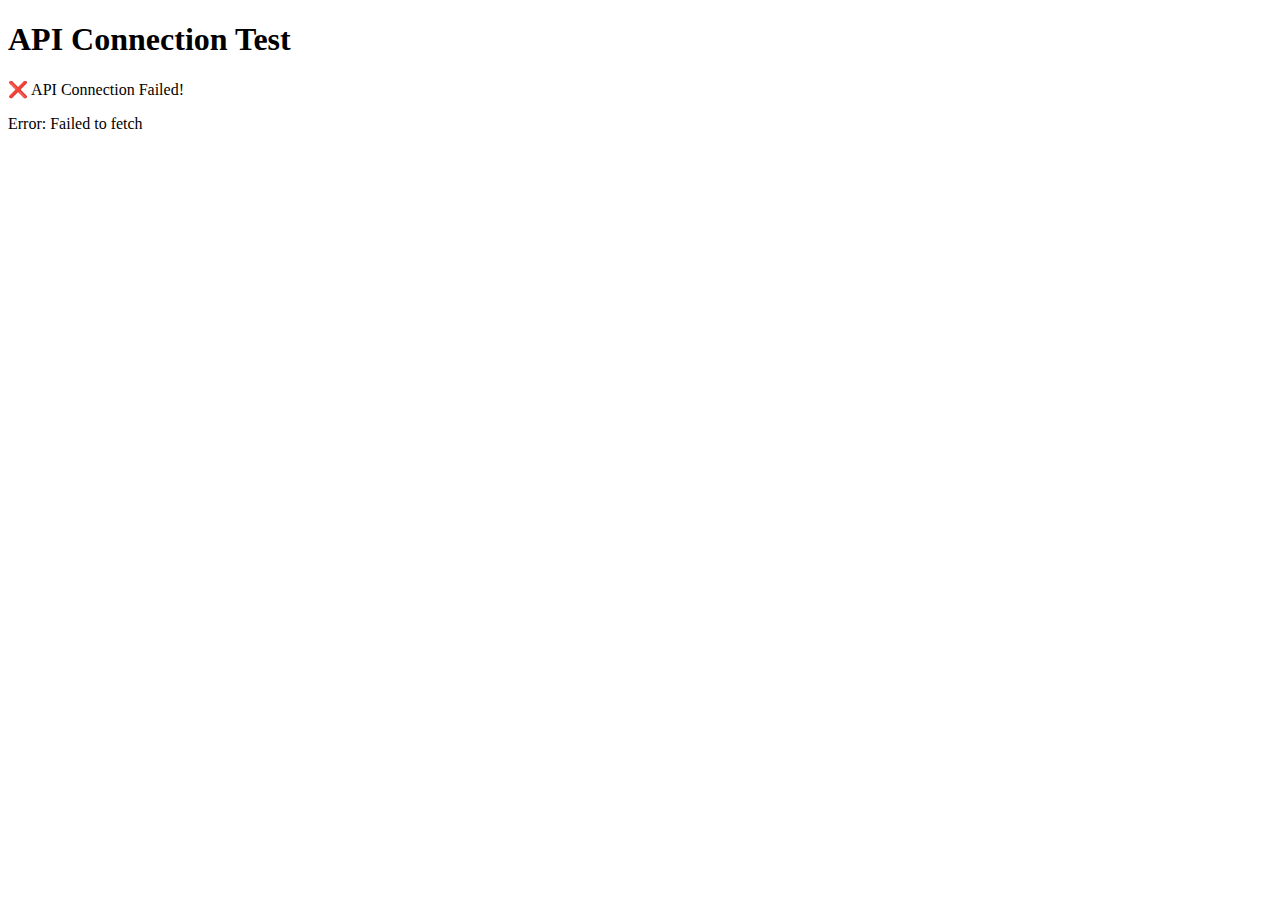
<file: test_api.html>
<!DOCTYPE html>
<html>
<head>
    <title>API Test</title>
</head>
<body>
    <h1>API Connection Test</h1>
    <div id="result"></div>
    <script>
        const API_BASE_URL = 'https://gmailunsubscriber-production.up.railway.app';
        
        fetch(`${API_BASE_URL}/api/auth/status`)
            .then(response => response.json())
            .then(data => {
                document.getElementById('result').innerHTML = 
                    `<p>✅ API Connection Successful!</p>
                     <p>Response: ${JSON.stringify(data)}</p>`;
            })
            .catch(error => {
                document.getElementById('result').innerHTML = 
                    `<p>❌ API Connection Failed!</p>
                     <p>Error: ${error.message}</p>`;
            });
    </script>
</body>
</html>
</file>
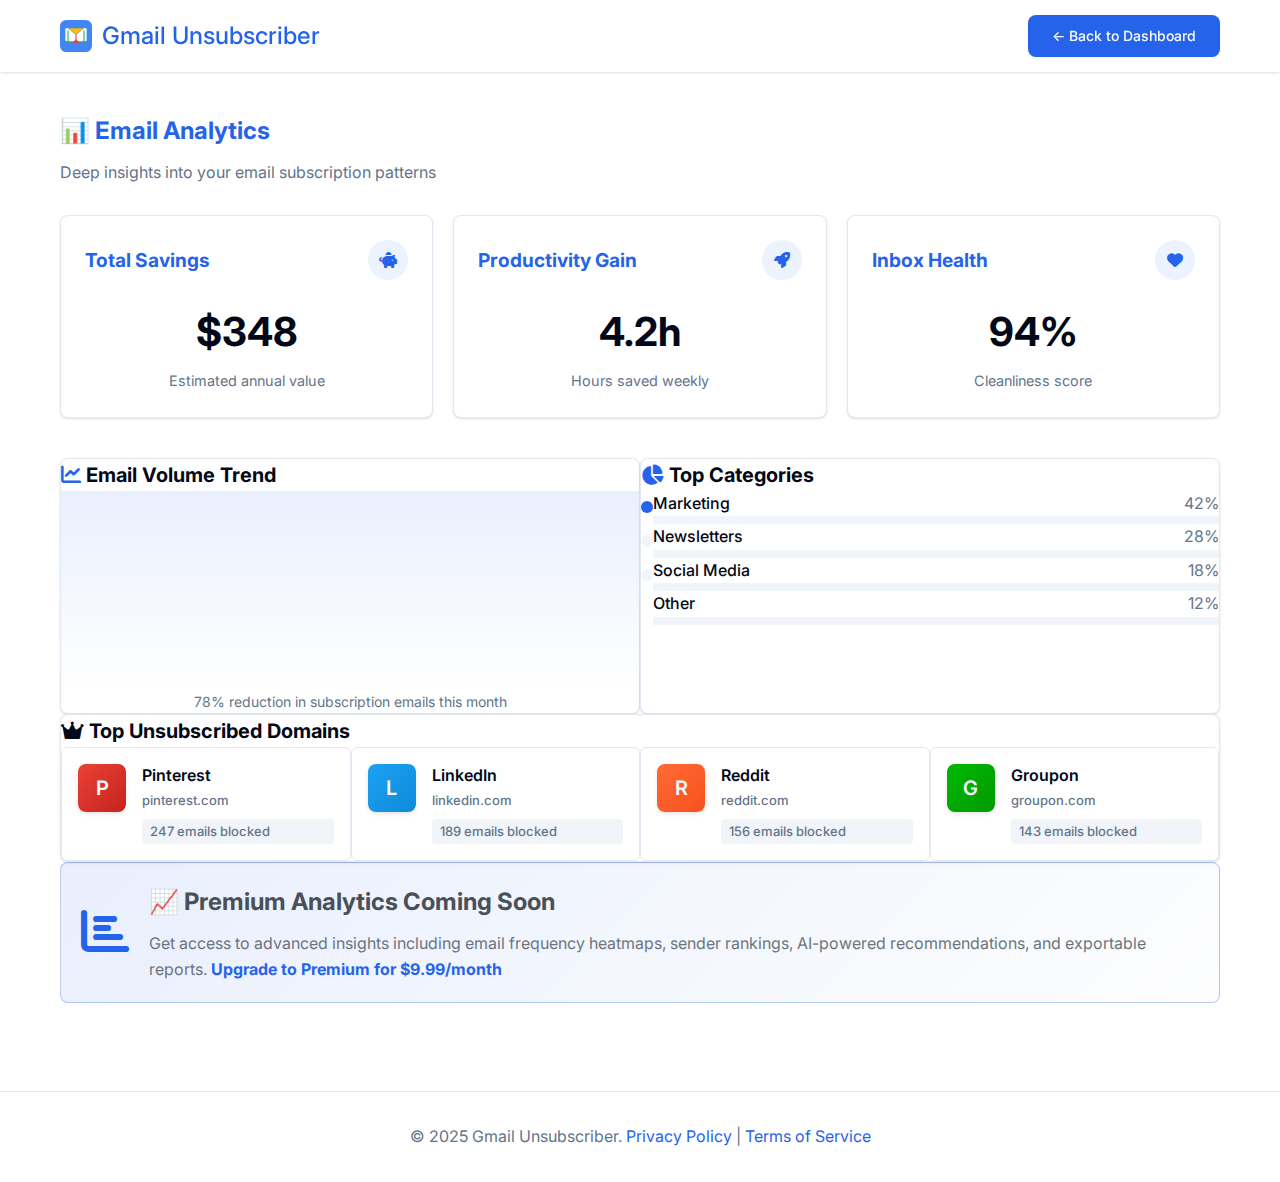
<file: gmail-unsubscriber/analytics.html>
<!DOCTYPE html>
<html lang="en">
<head>
    <meta charset="UTF-8">
    <meta name="viewport" content="width=device-width, initial-scale=1.0">
    <title>Analytics - Gmail Unsubscriber</title>
    <link rel="stylesheet" href="https://fonts.googleapis.com/css2?family=Inter:wght@300;400;500;600;700&display=swap">
    <link rel="stylesheet" href="https://cdnjs.cloudflare.com/ajax/libs/font-awesome/6.0.0-beta3/css/all.min.css">
    <link rel="stylesheet" href="static/css/styles.css">
</head>
<body>
    <header>
        <div class="container header-content">
            <div class="logo">
                <img src="static/images/logo.svg" alt="Gmail Unsubscriber Logo">
                <h1>Gmail Unsubscriber</h1>
            </div>
            <div style="display: flex; align-items: center; gap: 1rem;">
                <div class="theme-toggle" id="theme-toggle" title="Toggle dark mode"></div>
                <div class="user-info">
                    <a href="index.html" class="btn">← Back to Dashboard</a>
                </div>
            </div>
        </div>
    </header>

    <main>
        <section class="dashboard">
            <div class="container">
                <!-- Page Header -->
                <div class="dashboard-header">
                    <h2>📊 Email Analytics</h2>
                    <p>Deep insights into your email subscription patterns</p>
                </div>

                <!-- Key Metrics -->
                <div class="dashboard-cards">
                    <div class="card">
                        <div class="card-header">
                            <h3>Total Savings</h3>
                            <div class="card-icon">
                                <i class="fas fa-piggy-bank"></i>
                            </div>
                        </div>
                        <div class="card-content">
                            <div class="stat-number">$348</div>
                            <div class="stat-label">Estimated annual value</div>
                            <div class="stat-sparkline"></div>
                        </div>
                    </div>

                    <div class="card">
                        <div class="card-header">
                            <h3>Productivity Gain</h3>
                            <div class="card-icon">
                                <i class="fas fa-rocket"></i>
                            </div>
                        </div>
                        <div class="card-content">
                            <div class="stat-number">4.2h</div>
                            <div class="stat-label">Hours saved weekly</div>
                            <div class="stat-sparkline"></div>
                        </div>
                    </div>

                    <div class="card">
                        <div class="card-header">
                            <h3>Inbox Health</h3>
                            <div class="card-icon">
                                <i class="fas fa-heart"></i>
                            </div>
                        </div>
                        <div class="card-content">
                            <div class="stat-number">94%</div>
                            <div class="stat-label">Cleanliness score</div>
                            <div class="stat-sparkline"></div>
                        </div>
                    </div>
                </div>

                <!-- Charts Section -->
                <div style="display: grid; grid-template-columns: repeat(auto-fit, minmax(500px, 1fr)); gap: var(--spacing-6); margin-bottom: var(--spacing-10);">
                    <!-- Email Volume Chart -->
                    <div class="card" style="padding: var(--spacing-8);">
                        <h3 style="margin-bottom: var(--spacing-6); font-size: 1.25rem; color: hsl(var(--foreground));">
                            <i class="fas fa-chart-line" style="margin-right: var(--spacing-2); color: hsl(var(--primary));"></i>
                            Email Volume Trend
                        </h3>
                        <div style="height: 200px; background: linear-gradient(180deg, hsl(var(--primary) / 0.1), transparent); border-radius: var(--radius-lg); display: flex; align-items: flex-end; justify-content: space-around; padding: var(--spacing-4);">
                            <div style="width: 40px; background: linear-gradient(180deg, hsl(var(--primary)), hsl(var(--primary-600))); border-radius: var(--radius) var(--radius) 0 0; height: 60%;"></div>
                            <div style="width: 40px; background: linear-gradient(180deg, hsl(var(--primary)), hsl(var(--primary-600))); border-radius: var(--radius) var(--radius) 0 0; height: 80%;"></div>
                            <div style="width: 40px; background: linear-gradient(180deg, hsl(var(--primary)), hsl(var(--primary-600))); border-radius: var(--radius) var(--radius) 0 0; height: 70%;"></div>
                            <div style="width: 40px; background: linear-gradient(180deg, hsl(var(--primary)), hsl(var(--primary-600))); border-radius: var(--radius) var(--radius) 0 0; height: 40%;"></div>
                            <div style="width: 40px; background: linear-gradient(180deg, hsl(var(--success)), hsl(var(--success-500))); border-radius: var(--radius) var(--radius) 0 0; height: 25%; box-shadow: 0 0 20px hsl(var(--success-glow));"></div>
                        </div>
                        <p style="text-align: center; margin-top: var(--spacing-4); color: hsl(var(--muted-foreground)); font-size: 0.875rem;">
                            78% reduction in subscription emails this month
                        </p>
                    </div>

                    <!-- Category Breakdown -->
                    <div class="card" style="padding: var(--spacing-8);">
                        <h3 style="margin-bottom: var(--spacing-6); font-size: 1.25rem; color: hsl(var(--foreground));">
                            <i class="fas fa-chart-pie" style="margin-right: var(--spacing-2); color: hsl(var(--primary));"></i>
                            Top Categories
                        </h3>
                        <div style="display: flex; flex-direction: column; gap: var(--spacing-4);">
                            <div style="display: flex; align-items: center; gap: var(--spacing-3);">
                                <div style="width: 12px; height: 12px; background: hsl(var(--primary)); border-radius: 50%;"></div>
                                <div style="flex: 1;">
                                    <div style="display: flex; justify-content: space-between; margin-bottom: var(--spacing-1);">
                                        <span style="font-weight: 500;">Marketing</span>
                                        <span style="color: hsl(var(--muted-foreground));">42%</span>
                                    </div>
                                    <div style="height: 8px; background: hsl(var(--muted)); border-radius: var(--radius-full); overflow: hidden;">
                                        <div style="width: 42%; height: 100%; background: linear-gradient(90deg, hsl(var(--primary)), hsl(var(--primary-600))); border-radius: var(--radius-full);"></div>
                                    </div>
                                </div>
                            </div>
                            <div style="display: flex; align-items: center; gap: var(--spacing-3);">
                                <div style="width: 12px; height: 12px; background: hsl(var(--secondary)); border-radius: 50%;"></div>
                                <div style="flex: 1;">
                                    <div style="display: flex; justify-content: space-between; margin-bottom: var(--spacing-1);">
                                        <span style="font-weight: 500;">Newsletters</span>
                                        <span style="color: hsl(var(--muted-foreground));">28%</span>
                                    </div>
                                    <div style="height: 8px; background: hsl(var(--muted)); border-radius: var(--radius-full); overflow: hidden;">
                                        <div style="width: 28%; height: 100%; background: linear-gradient(90deg, hsl(var(--secondary)), hsl(var(--secondary-500))); border-radius: var(--radius-full);"></div>
                                    </div>
                                </div>
                            </div>
                            <div style="display: flex; align-items: center; gap: var(--spacing-3);">
                                <div style="width: 12px; height: 12px; background: hsl(var(--accent)); border-radius: 50%;"></div>
                                <div style="flex: 1;">
                                    <div style="display: flex; justify-content: space-between; margin-bottom: var(--spacing-1);">
                                        <span style="font-weight: 500;">Social Media</span>
                                        <span style="color: hsl(var(--muted-foreground));">18%</span>
                                    </div>
                                    <div style="height: 8px; background: hsl(var(--muted)); border-radius: var(--radius-full); overflow: hidden;">
                                        <div style="width: 18%; height: 100%; background: linear-gradient(90deg, hsl(var(--accent)), hsl(var(--accent) / 0.8)); border-radius: var(--radius-full);"></div>
                                    </div>
                                </div>
                            </div>
                            <div style="display: flex; align-items: center; gap: var(--spacing-3);">
                                <div style="width: 12px; height: 12px; background: hsl(var(--warning)); border-radius: 50%;"></div>
                                <div style="flex: 1;">
                                    <div style="display: flex; justify-content: space-between; margin-bottom: var(--spacing-1);">
                                        <span style="font-weight: 500;">Other</span>
                                        <span style="color: hsl(var(--muted-foreground));">12%</span>
                                    </div>
                                    <div style="height: 8px; background: hsl(var(--muted)); border-radius: var(--radius-full); overflow: hidden;">
                                        <div style="width: 12%; height: 100%; background: linear-gradient(90deg, hsl(var(--warning)), hsl(var(--warning) / 0.8)); border-radius: var(--radius-full);"></div>
                                    </div>
                                </div>
                            </div>
                        </div>
                    </div>
                </div>

                <!-- Top Unsubscribed Domains -->
                <div class="card" style="padding: var(--spacing-8); margin-bottom: var(--spacing-10);">
                    <h3 style="margin-bottom: var(--spacing-6); font-size: 1.25rem; color: hsl(var(--foreground));">
                        <i class="fas fa-crown" style="margin-right: var(--spacing-2); color: hsl(var(--warning));"></i>
                        Top Unsubscribed Domains
                    </h3>
                    <div style="display: grid; grid-template-columns: repeat(auto-fill, minmax(250px, 1fr)); gap: var(--spacing-4);">
                        <div class="service-card" style="cursor: default;">
                            <div class="service-icon" style="background: linear-gradient(135deg, #EA4335, #C5221F);">
                                <span>P</span>
                            </div>
                            <div class="service-info">
                                <div class="service-name">Pinterest</div>
                                <div class="service-domain">pinterest.com</div>
                                <div class="service-count">247 emails blocked</div>
                            </div>
                        </div>
                        <div class="service-card" style="cursor: default;">
                            <div class="service-icon" style="background: linear-gradient(135deg, #1DA1F2, #0d8bd9);">
                                <span>L</span>
                            </div>
                            <div class="service-info">
                                <div class="service-name">LinkedIn</div>
                                <div class="service-domain">linkedin.com</div>
                                <div class="service-count">189 emails blocked</div>
                            </div>
                        </div>
                        <div class="service-card" style="cursor: default;">
                            <div class="service-icon" style="background: linear-gradient(135deg, #FF6B35, #f7501e);">
                                <span>R</span>
                            </div>
                            <div class="service-info">
                                <div class="service-name">Reddit</div>
                                <div class="service-domain">reddit.com</div>
                                <div class="service-count">156 emails blocked</div>
                            </div>
                        </div>
                        <div class="service-card" style="cursor: default;">
                            <div class="service-icon" style="background: linear-gradient(135deg, #00B900, #009900);">
                                <span>G</span>
                            </div>
                            <div class="service-info">
                                <div class="service-name">Groupon</div>
                                <div class="service-domain">groupon.com</div>
                                <div class="service-count">143 emails blocked</div>
                            </div>
                        </div>
                    </div>
                </div>

                <!-- Premium Feature Callout -->
                <div class="info-card" style="background: linear-gradient(135deg, hsl(var(--primary) / 0.1), hsl(var(--accent) / 0.1)); border-color: hsl(var(--primary) / 0.3);">
                    <div class="info-icon" style="font-size: 3rem;">
                        <i class="fas fa-chart-bar" style="color: hsl(var(--primary));"></i>
                    </div>
                    <div class="info-content">
                        <h3 style="font-size: 1.5rem;">📈 Premium Analytics Coming Soon</h3>
                        <p style="font-size: 1rem; margin-top: var(--spacing-3);">
                            Get access to advanced insights including email frequency heatmaps, sender rankings,
                            AI-powered recommendations, and exportable reports.
                            <strong style="color: hsl(var(--primary));">Upgrade to Premium for $9.99/month</strong>
                        </p>
                    </div>
                </div>

            </div>
        </section>
    </main>

    <footer style="text-align: center; padding: 2rem; color: hsl(var(--muted-foreground)); margin-top: 3rem; border-top: 1px solid hsl(var(--border));">
        <p>&copy; 2025 Gmail Unsubscriber.
            <a href="/privacy-policy.html" style="color: hsl(var(--primary)); text-decoration: none;">Privacy Policy</a> |
            <a href="/terms-of-service.html" style="color: hsl(var(--primary)); text-decoration: none;">Terms of Service</a>
        </p>
    </footer>

    <script src="static/js/app.js"></script>
</body>
</html>
</file>
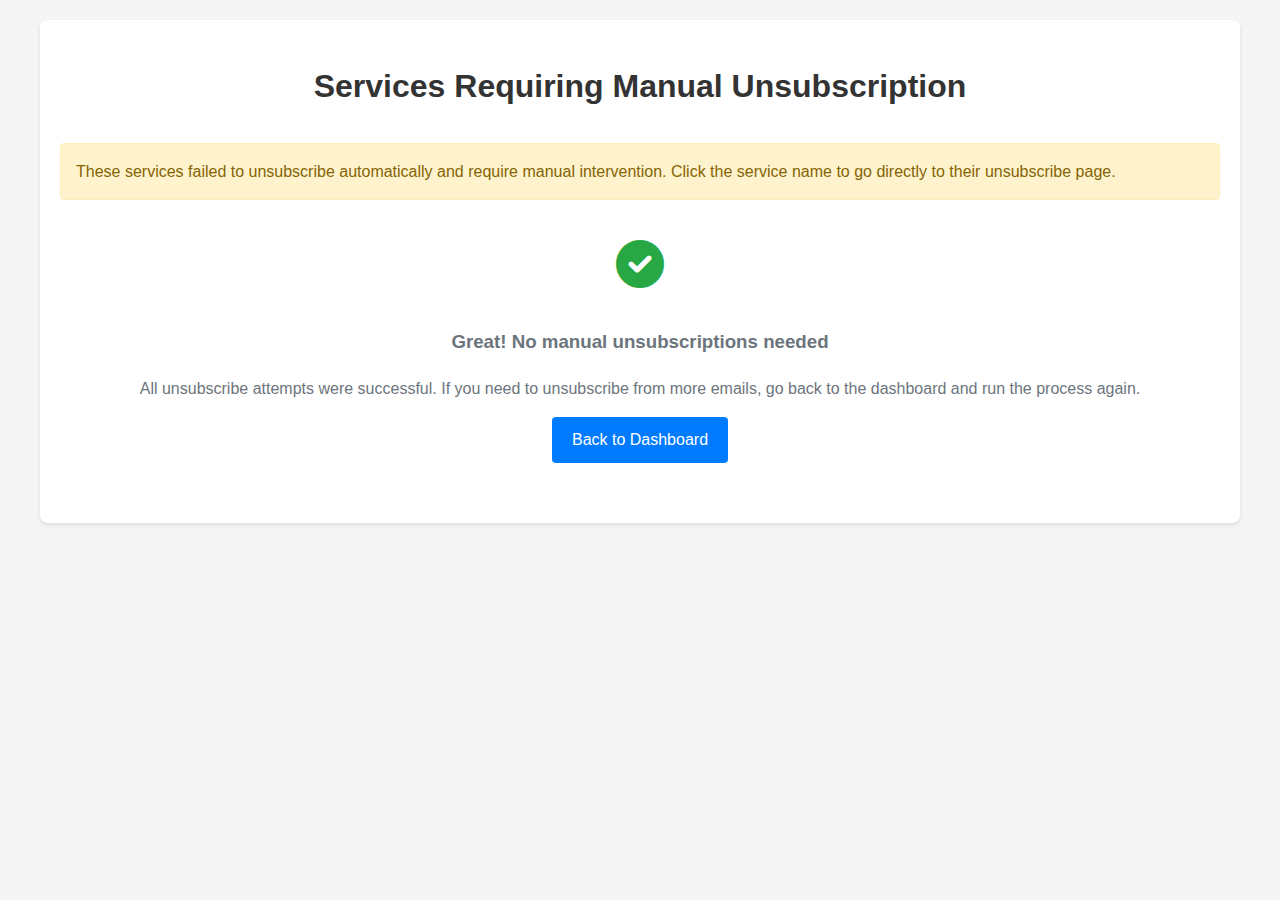
<file: gmail-unsubscriber/manual_unsubscribe.html>
<!DOCTYPE html>
<html lang="en">
<head>
    <meta charset="UTF-8">
    <meta name="viewport" content="width=device-width, initial-scale=1.0">
    <title>Manual Unsubscribe Links</title>
    <style>
        body {
            font-family: -apple-system, BlinkMacSystemFont, 'Segoe UI', Roboto, Oxygen, Ubuntu, Cantarell, sans-serif;
            line-height: 1.6;
            max-width: 1200px;
            margin: 0 auto;
            padding: 20px;
            background-color: #f5f5f5;
        }
        h1 {
            color: #333;
            text-align: center;
            margin-bottom: 30px;
        }
        .container {
            background-color: white;
            border-radius: 8px;
            padding: 20px;
            box-shadow: 0 2px 4px rgba(0,0,0,0.1);
        }
        table {
            width: 100%;
            border-collapse: collapse;
            margin-top: 20px;
        }
        th, td {
            padding: 12px 15px;
            text-align: left;
            border-bottom: 1px solid #ddd;
        }
        th {
            background-color: #f8f9fa;
            font-weight: 600;
        }
        tr:hover {
            background-color: #f8f9fa;
        }
        a {
            color: #007bff;
            text-decoration: none;
        }
        a:hover {
            text-decoration: underline;
        }
        .note {
            margin-top: 20px;
            padding: 15px;
            background-color: #fff3cd;
            border: 1px solid #ffeeba;
            border-radius: 4px;
            color: #856404;
        }
        .empty-state {
            text-align: center;
            padding: 40px;
            color: #6c757d;
        }
        .empty-state i {
            font-size: 48px;
            margin-bottom: 20px;
            color: #28a745;
        }
        .btn {
            background-color: #007bff;
            color: white;
            padding: 10px 20px;
            border: none;
            border-radius: 4px;
            cursor: pointer;
            text-decoration: none;
            display: inline-block;
        }
        .btn:hover {
            background-color: #0056b3;
            color: white;
        }
    </style>
    <link rel="stylesheet" href="https://cdnjs.cloudflare.com/ajax/libs/font-awesome/6.0.0-beta3/css/all.min.css">
</head>
<body>
    <div class="container">
        <h1>Services Requiring Manual Unsubscription</h1>
        
        <div class="note">
            These services failed to unsubscribe automatically and require manual intervention. Click the service name to go directly to their unsubscribe page.
        </div>

        <div id="empty-state" class="empty-state">
            <i class="fas fa-check-circle"></i>
            <h3>Great! No manual unsubscriptions needed</h3>
            <p>All unsubscribe attempts were successful. If you need to unsubscribe from more emails, go back to the dashboard and run the process again.</p>
            <a href="index.html" class="btn">Back to Dashboard</a>
        </div>

        <table id="failed-services-table" style="display: none;">
            <thead>
                <tr>
                    <th>Service Name</th>
                    <th>Reason for Failure</th>
                    <th>Manual Unsubscribe Action</th>
                </tr>
            </thead>
            <tbody id="failed-services-tbody">
                <!-- Failed services will be populated here -->
            </tbody>
        </table>

        <div class="note" id="back-note" style="margin-top: 30px; display: none;">
            💡 Tip: After manually unsubscribing from these services, you can <a href="index.html">return to the dashboard</a> to run the automated process again for any remaining emails.
        </div>
    </div>

    <script>
        // Service mapping for common unsubscribe URLs
        const serviceUnsubscribeUrls = {
            'coinbase.com': 'https://www.coinbase.com/settings/notifications',
            'uber.com': 'https://riders.uber.com/p/email-unsubscribe/',
            'carnival.com': 'https://www.carnival.com/about-carnival/contact-us/email-preferences',
            'linkedin.com': 'https://www.linkedin.com/psettings/email',
            'facebook.com': 'https://www.facebook.com/settings?tab=notifications',
            'twitter.com': 'https://twitter.com/settings/notifications',
            'amazon.com': 'https://www.amazon.com/email/preferences',
            'quora.com': 'https://www.quora.com/email_settings',
            'medium.com': 'https://medium.com/me/settings',
            'pinterest.com': 'https://www.pinterest.com/settings/notifications',
            'reddit.com': 'https://www.reddit.com/settings/notifications',
            'instagram.com': 'https://www.instagram.com/accounts/emailsettings/',
            'netflix.com': 'https://www.netflix.com/EmailPreferences',
            'spotify.com': 'https://www.spotify.com/account/privacy/',
            'apple.com': 'https://appleid.apple.com/account/manage',
            'microsoft.com': 'https://account.microsoft.com/profile/communications',
            'google.com': 'https://myaccount.google.com/notifications'
        };

        // Get domain from email address or service name
        function getDomain(serviceInfo) {
            // Extract domain from email or service name
            const match = serviceInfo.match(/([a-zA-Z0-9.-]+\.[a-zA-Z]{2,})/);
            return match ? match[1].toLowerCase() : null;
        }

        // Get unsubscribe URL for a service
        function getUnsubscribeUrl(serviceInfo) {
            const domain = getDomain(serviceInfo);
            if (domain && serviceUnsubscribeUrls[domain]) {
                return serviceUnsubscribeUrls[domain];
            }
            // Fallback: try to construct a common unsubscribe URL
            if (domain) {
                return `https://www.${domain}/unsubscribe`;
            }
            return '#';
        }

        // Get service display name
        function getServiceName(serviceInfo) {
            const domain = getDomain(serviceInfo);
            if (domain) {
                return domain.split('.')[0].charAt(0).toUpperCase() + domain.split('.')[0].slice(1);
            }
            return serviceInfo;
        }

        // Get failure reason based on the activity message
        function getFailureReason(message) {
            if (message.includes('403')) return 'Authentication required (403 error)';
            if (message.includes('404')) return 'Unsubscribe link not found (404 error)';
            if (message.includes('500')) return 'Server error (500 error)';
            if (message.includes('no unsubscribe links')) return 'No unsubscribe links found in email';
            if (message.includes('timeout')) return 'Request timeout';
            return 'Failed to process unsubscribe request';
        }

        // Get manual action instructions
        function getManualAction(serviceInfo) {
            const domain = getDomain(serviceInfo);
            const actions = {
                'coinbase.com': 'Login to your account → Settings → Notifications',
                'uber.com': 'Visit unsubscribe page (may require login)',
                'carnival.com': 'Visit email preferences page',
                'linkedin.com': 'Login to your account → Settings → Email preferences',
                'facebook.com': 'Login to your account → Settings → Notifications',
                'twitter.com': 'Login to your account → Settings → Notifications',
                'amazon.com': 'Login to your account → Email preferences',
                'netflix.com': 'Login to your account → Email preferences',
                'spotify.com': 'Login to your account → Privacy settings'
            };
            
            return actions[domain] || 'Visit website and look for unsubscribe/email preferences';
        }

        // Load failed services from localStorage
        function loadFailedServices() {
            const failedServices = JSON.parse(localStorage.getItem('failedUnsubscribeServices') || '[]');
            
            if (failedServices.length === 0) {
                document.getElementById('empty-state').style.display = 'block';
                return;
            }

            // Hide empty state and show table
            document.getElementById('empty-state').style.display = 'none';
            document.getElementById('failed-services-table').style.display = 'table';
            document.getElementById('back-note').style.display = 'block';

            const tbody = document.getElementById('failed-services-tbody');
            tbody.innerHTML = '';

            failedServices.forEach(service => {
                const row = document.createElement('tr');
                const serviceName = getServiceName(service.service);
                const unsubscribeUrl = getUnsubscribeUrl(service.service);
                
                row.innerHTML = `
                    <td><a href="${unsubscribeUrl}" target="_blank">${serviceName}</a></td>
                    <td>${getFailureReason(service.message)}</td>
                    <td>${getManualAction(service.service)}</td>
                `;
                tbody.appendChild(row);
            });
        }

        // Load failed services when page loads
        document.addEventListener('DOMContentLoaded', loadFailedServices);
    </script>
</body>
</html>
</file>
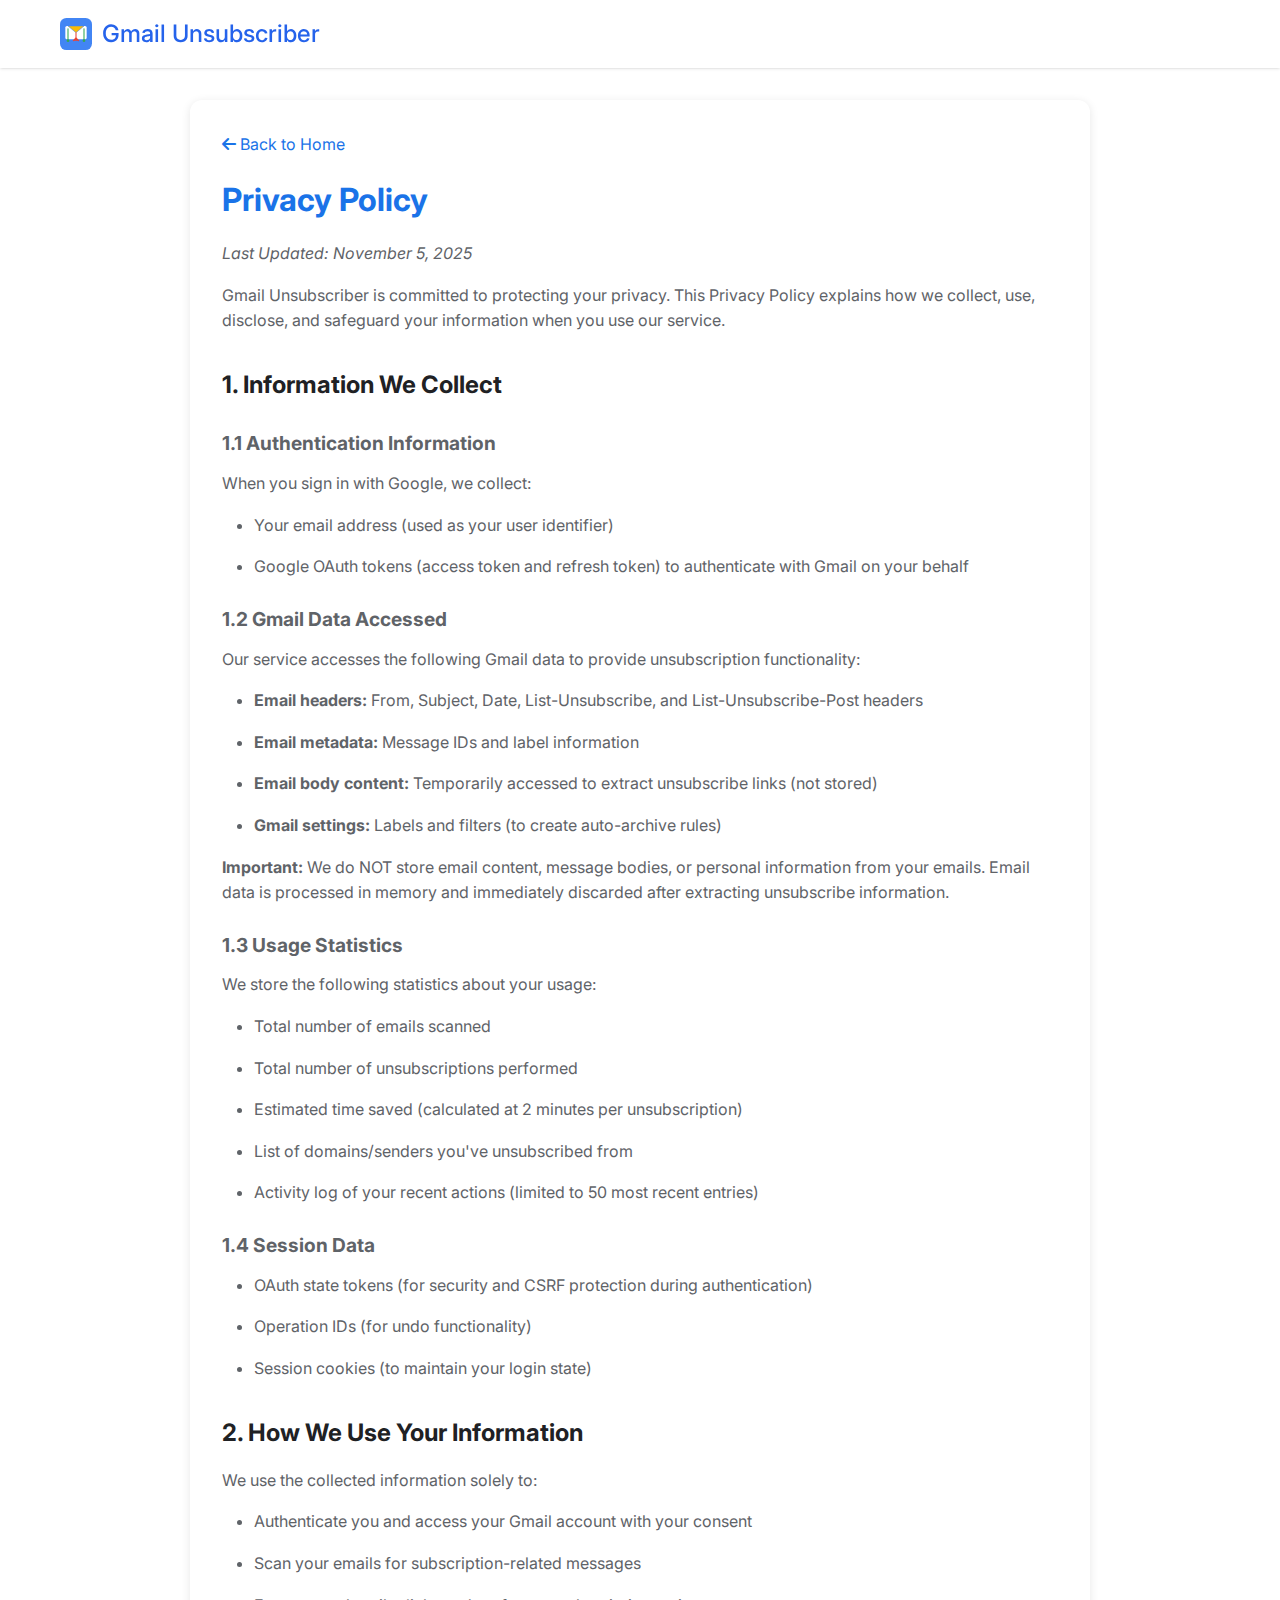
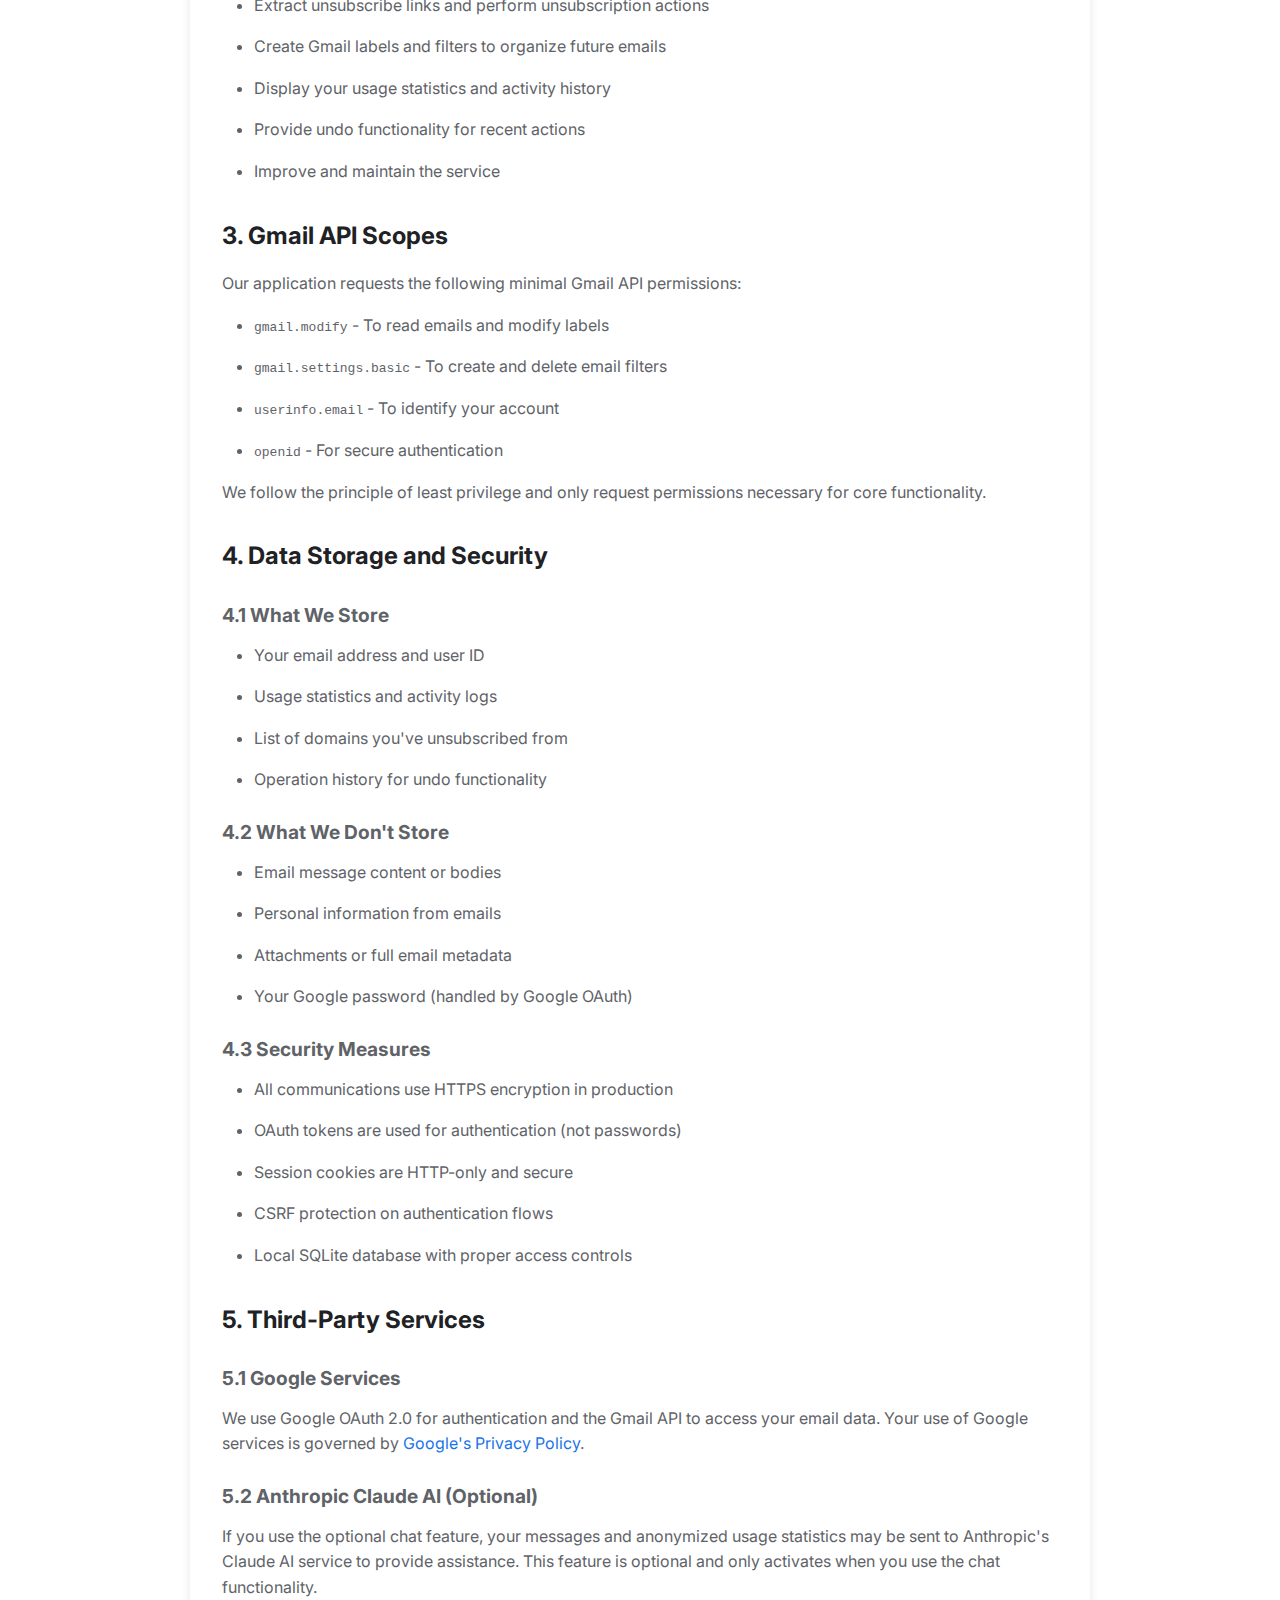
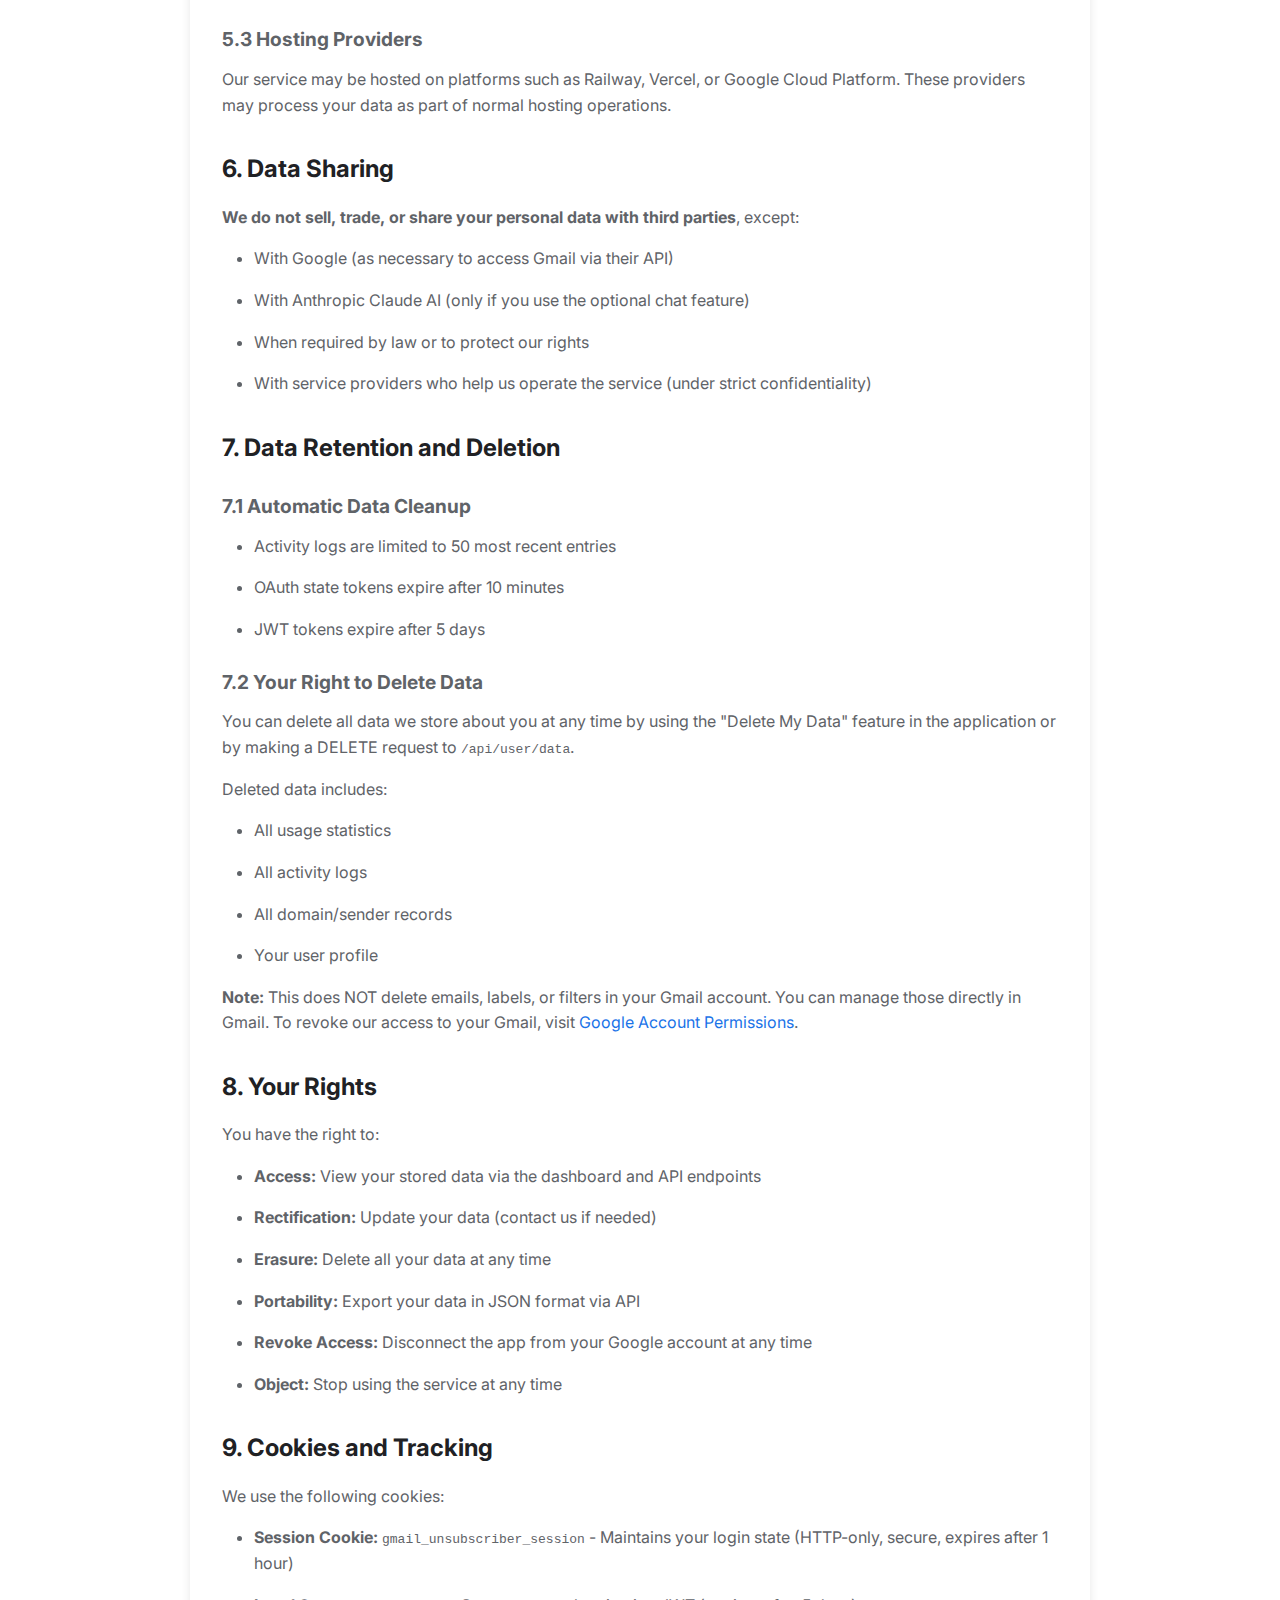
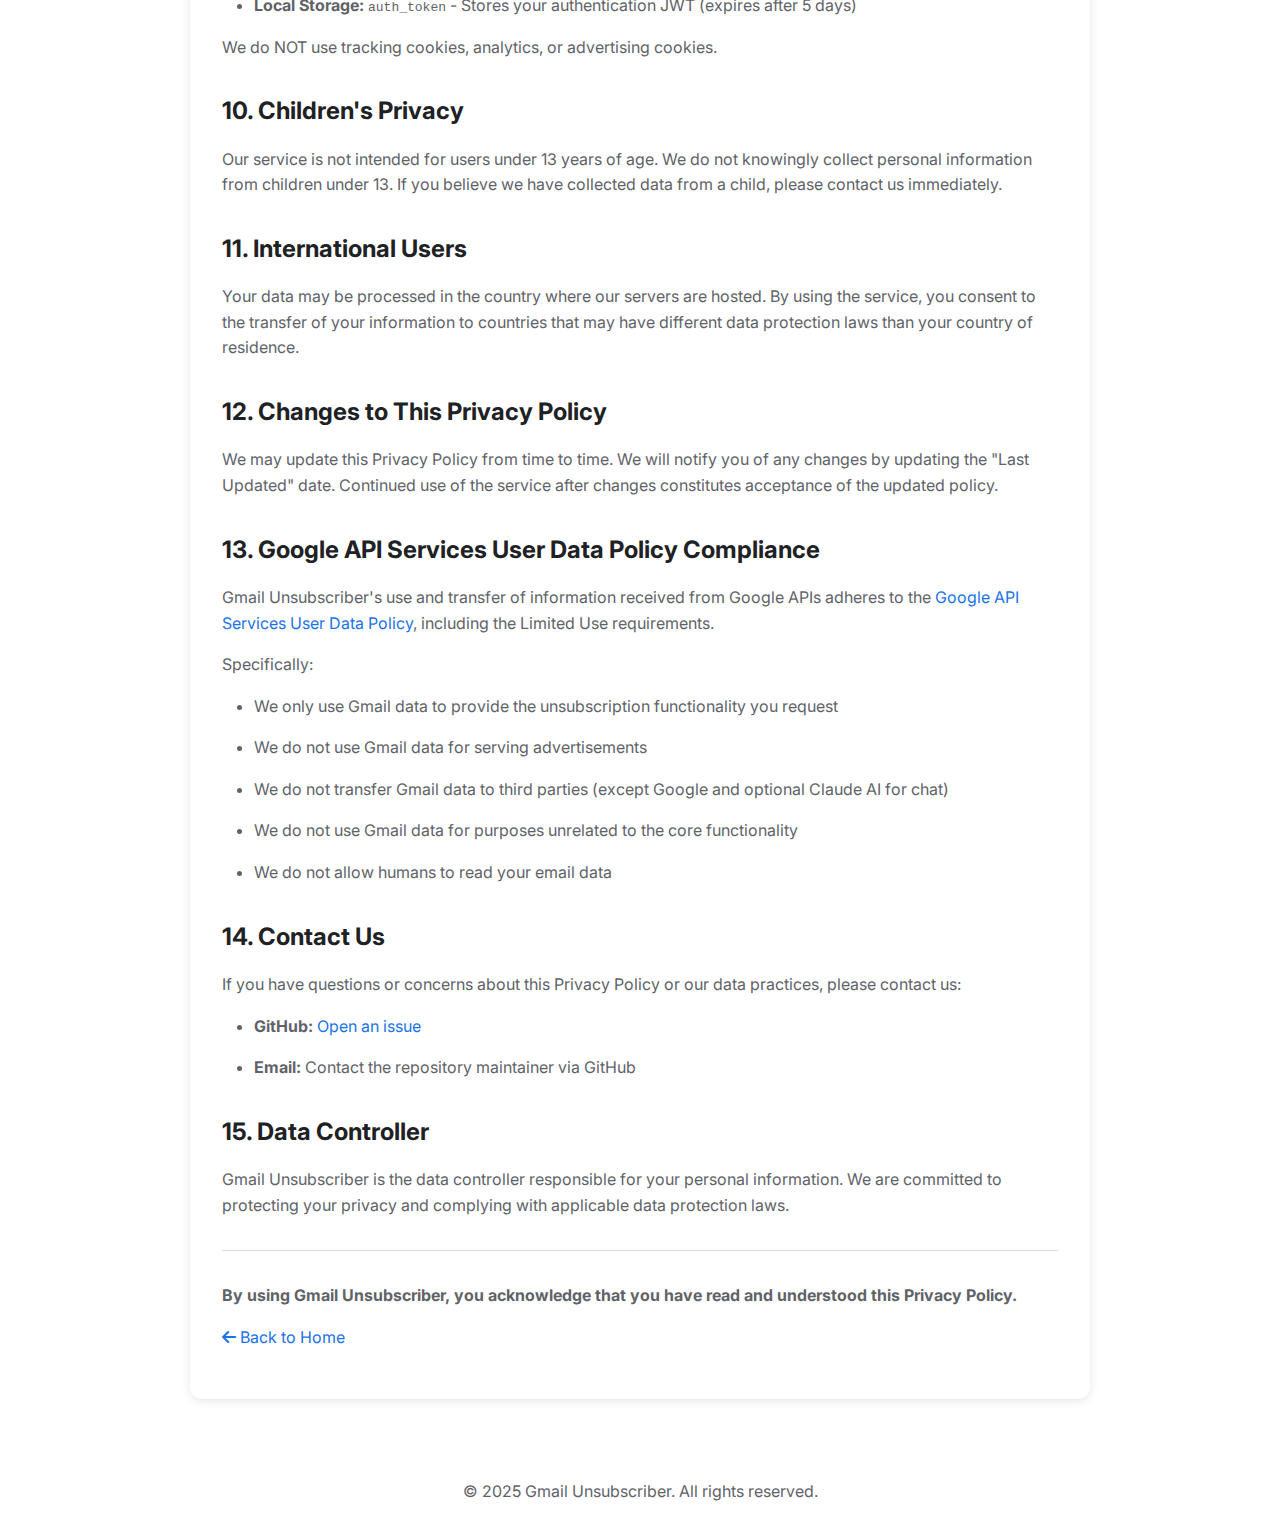
<file: gmail-unsubscriber/privacy-policy.html>
<!DOCTYPE html>
<html lang="en">
<head>
    <meta charset="UTF-8">
    <meta name="viewport" content="width=device-width, initial-scale=1.0">
    <title>Privacy Policy - Gmail Unsubscriber</title>
    <link rel="stylesheet" href="https://fonts.googleapis.com/css2?family=Inter:wght@300;400;500;600;700&display=swap">
    <link rel="stylesheet" href="https://cdnjs.cloudflare.com/ajax/libs/font-awesome/6.0.0-beta3/css/all.min.css">
    <link rel="stylesheet" href="static/css/styles.css">
    <style>
        .privacy-content {
            max-width: 900px;
            margin: 2rem auto;
            padding: 2rem;
            background: white;
            border-radius: 12px;
            box-shadow: 0 2px 10px rgba(0,0,0,0.1);
        }
        .privacy-content h1 {
            color: #1a73e8;
            margin-bottom: 1rem;
        }
        .privacy-content h2 {
            color: #202124;
            margin-top: 2rem;
            margin-bottom: 1rem;
            font-size: 1.5rem;
        }
        .privacy-content h3 {
            color: #5f6368;
            margin-top: 1.5rem;
            margin-bottom: 0.75rem;
            font-size: 1.2rem;
        }
        .privacy-content p, .privacy-content li {
            line-height: 1.6;
            color: #5f6368;
            margin-bottom: 1rem;
        }
        .privacy-content ul {
            margin-left: 2rem;
            margin-bottom: 1rem;
        }
        .privacy-content a {
            color: #1a73e8;
            text-decoration: none;
        }
        .privacy-content a:hover {
            text-decoration: underline;
        }
        .last-updated {
            color: #80868b;
            font-style: italic;
            margin-bottom: 2rem;
        }
        .back-link {
            display: inline-block;
            margin-bottom: 1rem;
            color: #1a73e8;
            text-decoration: none;
        }
        .back-link:hover {
            text-decoration: underline;
        }
    </style>
</head>
<body>
    <header>
        <div class="container header-content">
            <div class="logo">
                <img src="static/images/logo.svg" alt="Gmail Unsubscriber Logo" id="logo-placeholder">
                <h1>Gmail Unsubscriber</h1>
            </div>
        </div>
    </header>

    <main>
        <div class="container">
            <div class="privacy-content">
                <a href="/" class="back-link"><i class="fas fa-arrow-left"></i> Back to Home</a>

                <h1>Privacy Policy</h1>
                <p class="last-updated">Last Updated: November 5, 2025</p>

                <p>Gmail Unsubscriber is committed to protecting your privacy. This Privacy Policy explains how we collect, use, disclose, and safeguard your information when you use our service.</p>

                <h2>1. Information We Collect</h2>

                <h3>1.1 Authentication Information</h3>
                <p>When you sign in with Google, we collect:</p>
                <ul>
                    <li>Your email address (used as your user identifier)</li>
                    <li>Google OAuth tokens (access token and refresh token) to authenticate with Gmail on your behalf</li>
                </ul>

                <h3>1.2 Gmail Data Accessed</h3>
                <p>Our service accesses the following Gmail data to provide unsubscription functionality:</p>
                <ul>
                    <li><strong>Email headers:</strong> From, Subject, Date, List-Unsubscribe, and List-Unsubscribe-Post headers</li>
                    <li><strong>Email metadata:</strong> Message IDs and label information</li>
                    <li><strong>Email body content:</strong> Temporarily accessed to extract unsubscribe links (not stored)</li>
                    <li><strong>Gmail settings:</strong> Labels and filters (to create auto-archive rules)</li>
                </ul>
                <p><strong>Important:</strong> We do NOT store email content, message bodies, or personal information from your emails. Email data is processed in memory and immediately discarded after extracting unsubscribe information.</p>

                <h3>1.3 Usage Statistics</h3>
                <p>We store the following statistics about your usage:</p>
                <ul>
                    <li>Total number of emails scanned</li>
                    <li>Total number of unsubscriptions performed</li>
                    <li>Estimated time saved (calculated at 2 minutes per unsubscription)</li>
                    <li>List of domains/senders you've unsubscribed from</li>
                    <li>Activity log of your recent actions (limited to 50 most recent entries)</li>
                </ul>

                <h3>1.4 Session Data</h3>
                <ul>
                    <li>OAuth state tokens (for security and CSRF protection during authentication)</li>
                    <li>Operation IDs (for undo functionality)</li>
                    <li>Session cookies (to maintain your login state)</li>
                </ul>

                <h2>2. How We Use Your Information</h2>

                <p>We use the collected information solely to:</p>
                <ul>
                    <li>Authenticate you and access your Gmail account with your consent</li>
                    <li>Scan your emails for subscription-related messages</li>
                    <li>Extract unsubscribe links and perform unsubscription actions</li>
                    <li>Create Gmail labels and filters to organize future emails</li>
                    <li>Display your usage statistics and activity history</li>
                    <li>Provide undo functionality for recent actions</li>
                    <li>Improve and maintain the service</li>
                </ul>

                <h2>3. Gmail API Scopes</h2>

                <p>Our application requests the following minimal Gmail API permissions:</p>
                <ul>
                    <li><code>gmail.modify</code> - To read emails and modify labels</li>
                    <li><code>gmail.settings.basic</code> - To create and delete email filters</li>
                    <li><code>userinfo.email</code> - To identify your account</li>
                    <li><code>openid</code> - For secure authentication</li>
                </ul>

                <p>We follow the principle of least privilege and only request permissions necessary for core functionality.</p>

                <h2>4. Data Storage and Security</h2>

                <h3>4.1 What We Store</h3>
                <ul>
                    <li>Your email address and user ID</li>
                    <li>Usage statistics and activity logs</li>
                    <li>List of domains you've unsubscribed from</li>
                    <li>Operation history for undo functionality</li>
                </ul>

                <h3>4.2 What We Don't Store</h3>
                <ul>
                    <li>Email message content or bodies</li>
                    <li>Personal information from emails</li>
                    <li>Attachments or full email metadata</li>
                    <li>Your Google password (handled by Google OAuth)</li>
                </ul>

                <h3>4.3 Security Measures</h3>
                <ul>
                    <li>All communications use HTTPS encryption in production</li>
                    <li>OAuth tokens are used for authentication (not passwords)</li>
                    <li>Session cookies are HTTP-only and secure</li>
                    <li>CSRF protection on authentication flows</li>
                    <li>Local SQLite database with proper access controls</li>
                </ul>

                <h2>5. Third-Party Services</h2>

                <h3>5.1 Google Services</h3>
                <p>We use Google OAuth 2.0 for authentication and the Gmail API to access your email data. Your use of Google services is governed by <a href="https://policies.google.com/privacy" target="_blank">Google's Privacy Policy</a>.</p>

                <h3>5.2 Anthropic Claude AI (Optional)</h3>
                <p>If you use the optional chat feature, your messages and anonymized usage statistics may be sent to Anthropic's Claude AI service to provide assistance. This feature is optional and only activates when you use the chat functionality.</p>

                <h3>5.3 Hosting Providers</h3>
                <p>Our service may be hosted on platforms such as Railway, Vercel, or Google Cloud Platform. These providers may process your data as part of normal hosting operations.</p>

                <h2>6. Data Sharing</h2>

                <p><strong>We do not sell, trade, or share your personal data with third parties</strong>, except:</p>
                <ul>
                    <li>With Google (as necessary to access Gmail via their API)</li>
                    <li>With Anthropic Claude AI (only if you use the optional chat feature)</li>
                    <li>When required by law or to protect our rights</li>
                    <li>With service providers who help us operate the service (under strict confidentiality)</li>
                </ul>

                <h2>7. Data Retention and Deletion</h2>

                <h3>7.1 Automatic Data Cleanup</h3>
                <ul>
                    <li>Activity logs are limited to 50 most recent entries</li>
                    <li>OAuth state tokens expire after 10 minutes</li>
                    <li>JWT tokens expire after 5 days</li>
                </ul>

                <h3>7.2 Your Right to Delete Data</h3>
                <p>You can delete all data we store about you at any time by using the "Delete My Data" feature in the application or by making a DELETE request to <code>/api/user/data</code>.</p>

                <p>Deleted data includes:</p>
                <ul>
                    <li>All usage statistics</li>
                    <li>All activity logs</li>
                    <li>All domain/sender records</li>
                    <li>Your user profile</li>
                </ul>

                <p><strong>Note:</strong> This does NOT delete emails, labels, or filters in your Gmail account. You can manage those directly in Gmail. To revoke our access to your Gmail, visit <a href="https://myaccount.google.com/permissions" target="_blank">Google Account Permissions</a>.</p>

                <h2>8. Your Rights</h2>

                <p>You have the right to:</p>
                <ul>
                    <li><strong>Access:</strong> View your stored data via the dashboard and API endpoints</li>
                    <li><strong>Rectification:</strong> Update your data (contact us if needed)</li>
                    <li><strong>Erasure:</strong> Delete all your data at any time</li>
                    <li><strong>Portability:</strong> Export your data in JSON format via API</li>
                    <li><strong>Revoke Access:</strong> Disconnect the app from your Google account at any time</li>
                    <li><strong>Object:</strong> Stop using the service at any time</li>
                </ul>

                <h2>9. Cookies and Tracking</h2>

                <p>We use the following cookies:</p>
                <ul>
                    <li><strong>Session Cookie:</strong> <code>gmail_unsubscriber_session</code> - Maintains your login state (HTTP-only, secure, expires after 1 hour)</li>
                    <li><strong>Local Storage:</strong> <code>auth_token</code> - Stores your authentication JWT (expires after 5 days)</li>
                </ul>

                <p>We do NOT use tracking cookies, analytics, or advertising cookies.</p>

                <h2>10. Children's Privacy</h2>

                <p>Our service is not intended for users under 13 years of age. We do not knowingly collect personal information from children under 13. If you believe we have collected data from a child, please contact us immediately.</p>

                <h2>11. International Users</h2>

                <p>Your data may be processed in the country where our servers are hosted. By using the service, you consent to the transfer of your information to countries that may have different data protection laws than your country of residence.</p>

                <h2>12. Changes to This Privacy Policy</h2>

                <p>We may update this Privacy Policy from time to time. We will notify you of any changes by updating the "Last Updated" date. Continued use of the service after changes constitutes acceptance of the updated policy.</p>

                <h2>13. Google API Services User Data Policy Compliance</h2>

                <p>Gmail Unsubscriber's use and transfer of information received from Google APIs adheres to the <a href="https://developers.google.com/terms/api-services-user-data-policy" target="_blank">Google API Services User Data Policy</a>, including the Limited Use requirements.</p>

                <p>Specifically:</p>
                <ul>
                    <li>We only use Gmail data to provide the unsubscription functionality you request</li>
                    <li>We do not use Gmail data for serving advertisements</li>
                    <li>We do not transfer Gmail data to third parties (except Google and optional Claude AI for chat)</li>
                    <li>We do not use Gmail data for purposes unrelated to the core functionality</li>
                    <li>We do not allow humans to read your email data</li>
                </ul>

                <h2>14. Contact Us</h2>

                <p>If you have questions or concerns about this Privacy Policy or our data practices, please contact us:</p>
                <ul>
                    <li><strong>GitHub:</strong> <a href="https://github.com/mmarfinetz/gmailunsubscriber/issues" target="_blank">Open an issue</a></li>
                    <li><strong>Email:</strong> Contact the repository maintainer via GitHub</li>
                </ul>

                <h2>15. Data Controller</h2>

                <p>Gmail Unsubscriber is the data controller responsible for your personal information. We are committed to protecting your privacy and complying with applicable data protection laws.</p>

                <hr style="margin: 2rem 0; border: none; border-top: 1px solid #dadce0;">

                <p><strong>By using Gmail Unsubscriber, you acknowledge that you have read and understood this Privacy Policy.</strong></p>

                <a href="/" class="back-link"><i class="fas fa-arrow-left"></i> Back to Home</a>
            </div>
        </div>
    </main>

    <footer style="text-align: center; padding: 2rem; color: #5f6368; margin-top: 3rem;">
        <p>&copy; 2025 Gmail Unsubscriber. All rights reserved.</p>
    </footer>
</body>
</html>
</file>
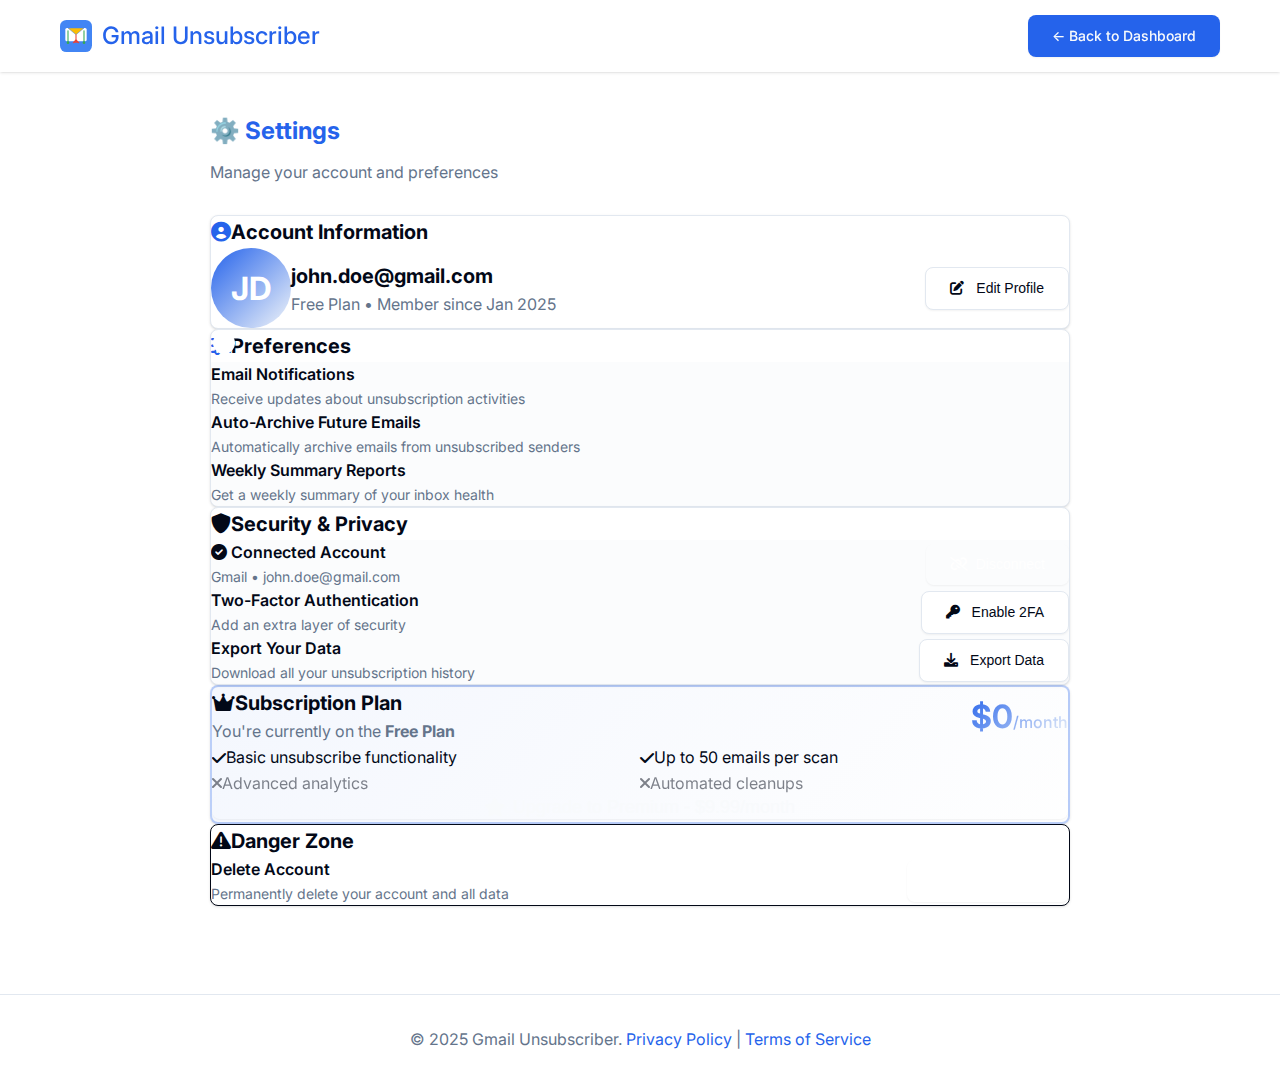
<file: gmail-unsubscriber/settings.html>
<!DOCTYPE html>
<html lang="en">
<head>
    <meta charset="UTF-8">
    <meta name="viewport" content="width=device-width, initial-scale=1.0">
    <title>Settings - Gmail Unsubscriber</title>
    <link rel="stylesheet" href="https://fonts.googleapis.com/css2?family=Inter:wght@300;400;500;600;700&display=swap">
    <link rel="stylesheet" href="https://cdnjs.cloudflare.com/ajax/libs/font-awesome/6.0.0-beta3/css/all.min.css">
    <link rel="stylesheet" href="static/css/styles.css">
</head>
<body>
    <header>
        <div class="container header-content">
            <div class="logo">
                <img src="static/images/logo.svg" alt="Gmail Unsubscriber Logo">
                <h1>Gmail Unsubscriber</h1>
            </div>
            <div style="display: flex; align-items: center; gap: 1rem;">
                <div class="theme-toggle" id="theme-toggle" title="Toggle dark mode"></div>
                <div class="user-info">
                    <a href="index.html" class="btn">← Back to Dashboard</a>
                </div>
            </div>
        </div>
    </header>

    <main>
        <section class="dashboard">
            <div class="container" style="max-width: 900px;">
                <!-- Page Header -->
                <div class="dashboard-header">
                    <h2>⚙️ Settings</h2>
                    <p>Manage your account and preferences</p>
                </div>

                <!-- Account Section -->
                <div class="card" style="padding: var(--spacing-8); margin-bottom: var(--spacing-6);">
                    <h3 style="margin-bottom: var(--spacing-6); font-size: 1.25rem; color: hsl(var(--foreground)); display: flex; align-items: center; gap: var(--spacing-3);">
                        <i class="fas fa-user-circle" style="color: hsl(var(--primary));"></i>
                        Account Information
                    </h3>
                    <div style="display: flex; flex-direction: column; gap: var(--spacing-6);">
                        <div style="display: flex; align-items: center; gap: var(--spacing-4);">
                            <div style="width: 80px; height: 80px; background: linear-gradient(135deg, hsl(var(--primary)), hsl(var(--accent))); border-radius: 50%; display: flex; align-items: center; justify-content: center; color: white; font-size: 2rem; font-weight: 700; box-shadow: var(--shadow-lg);">
                                JD
                            </div>
                            <div style="flex: 1;">
                                <h4 style="font-size: 1.25rem; margin-bottom: var(--spacing-1);">john.doe@gmail.com</h4>
                                <p style="color: hsl(var(--muted-foreground));">Free Plan • Member since Jan 2025</p>
                            </div>
                            <button class="btn btn-google" style="background: hsl(var(--background));">
                                <i class="fas fa-edit"></i>
                                Edit Profile
                            </button>
                        </div>
                    </div>
                </div>

                <!-- Preferences Section -->
                <div class="card" style="padding: var(--spacing-8); margin-bottom: var(--spacing-6);">
                    <h3 style="margin-bottom: var(--spacing-6); font-size: 1.25rem; color: hsl(var(--foreground)); display: flex; align-items: center; gap: var(--spacing-3);">
                        <i class="fas fa-sliders-h" style="color: hsl(var(--primary));"></i>
                        Preferences
                    </h3>

                    <div style="display: flex; flex-direction: column; gap: var(--spacing-6);">
                        <!-- Email Notifications -->
                        <div style="display: flex; justify-content: space-between; align-items: center; padding: var(--spacing-4); background: hsl(var(--muted) / 0.3); border-radius: var(--radius-lg);">
                            <div>
                                <h4 style="font-weight: 600; margin-bottom: var(--spacing-1);">Email Notifications</h4>
                                <p style="color: hsl(var(--muted-foreground)); font-size: 0.875rem;">Receive updates about unsubscription activities</p>
                            </div>
                            <div class="theme-toggle" style="background: hsl(var(--primary));">
                                <div style="position: absolute; top: 2px; right: 2px; width: 22px; height: 22px; background: white; border-radius: 50%;"></div>
                            </div>
                        </div>

                        <!-- Auto-Archive -->
                        <div style="display: flex; justify-content: space-between; align-items: center; padding: var(--spacing-4); background: hsl(var(--muted) / 0.3); border-radius: var(--radius-lg);">
                            <div>
                                <h4 style="font-weight: 600; margin-bottom: var(--spacing-1);">Auto-Archive Future Emails</h4>
                                <p style="color: hsl(var(--muted-foreground)); font-size: 0.875rem;">Automatically archive emails from unsubscribed senders</p>
                            </div>
                            <div class="theme-toggle" style="background: hsl(var(--primary));">
                                <div style="position: absolute; top: 2px; right: 2px; width: 22px; height: 22px; background: white; border-radius: 50%;"></div>
                            </div>
                        </div>

                        <!-- Weekly Reports -->
                        <div style="display: flex; justify-content: space-between; align-items: center; padding: var(--spacing-4); background: hsl(var(--muted) / 0.3); border-radius: var(--radius-lg);">
                            <div>
                                <h4 style="font-weight: 600; margin-bottom: var(--spacing-1);">Weekly Summary Reports</h4>
                                <p style="color: hsl(var(--muted-foreground)); font-size: 0.875rem;">Get a weekly summary of your inbox health</p>
                            </div>
                            <div class="theme-toggle" style="background: hsl(var(--muted));">
                                <div style="position: absolute; top: 2px; left: 2px; width: 22px; height: 22px; background: white; border-radius: 50%;"></div>
                            </div>
                        </div>
                    </div>
                </div>

                <!-- Security Section -->
                <div class="card" style="padding: var(--spacing-8); margin-bottom: var(--spacing-6);">
                    <h3 style="margin-bottom: var(--spacing-6); font-size: 1.25rem; color: hsl(var(--foreground)); display: flex; align-items: center; gap: var(--spacing-3);">
                        <i class="fas fa-shield-alt" style="color: hsl(var(--success));"></i>
                        Security & Privacy
                    </h3>

                    <div style="display: flex; flex-direction: column; gap: var(--spacing-4);">
                        <div style="display: flex; justify-content: space-between; align-items: center; padding: var(--spacing-4); background: hsl(var(--muted) / 0.3); border-radius: var(--radius-lg);">
                            <div>
                                <h4 style="font-weight: 600; margin-bottom: var(--spacing-1);">
                                    <i class="fas fa-check-circle" style="color: hsl(var(--success)); margin-right: var(--spacing-2);"></i>
                                    Connected Account
                                </h4>
                                <p style="color: hsl(var(--muted-foreground)); font-size: 0.875rem;">Gmail • john.doe@gmail.com</p>
                            </div>
                            <button class="btn" style="background: hsl(var(--error)); color: white;">
                                <i class="fas fa-unlink"></i>
                                Disconnect
                            </button>
                        </div>

                        <div style="display: flex; justify-content: space-between; align-items: center; padding: var(--spacing-4); background: hsl(var(--muted) / 0.3); border-radius: var(--radius-lg);">
                            <div>
                                <h4 style="font-weight: 600; margin-bottom: var(--spacing-1);">Two-Factor Authentication</h4>
                                <p style="color: hsl(var(--muted-foreground)); font-size: 0.875rem;">Add an extra layer of security</p>
                            </div>
                            <button class="btn btn-google" style="background: hsl(var(--background));">
                                <i class="fas fa-key"></i>
                                Enable 2FA
                            </button>
                        </div>

                        <div style="display: flex; justify-content: space-between; align-items: center; padding: var(--spacing-4); background: hsl(var(--muted) / 0.3); border-radius: var(--radius-lg);">
                            <div>
                                <h4 style="font-weight: 600; margin-bottom: var(--spacing-1);">Export Your Data</h4>
                                <p style="color: hsl(var(--muted-foreground)); font-size: 0.875rem;">Download all your unsubscription history</p>
                            </div>
                            <button class="btn btn-google" style="background: hsl(var(--background));">
                                <i class="fas fa-download"></i>
                                Export Data
                            </button>
                        </div>
                    </div>
                </div>

                <!-- Subscription Plan -->
                <div class="card" style="padding: var(--spacing-8); margin-bottom: var(--spacing-6); background: linear-gradient(135deg, hsl(var(--primary) / 0.05), hsl(var(--accent) / 0.05)); border: 2px solid hsl(var(--primary) / 0.3);">
                    <div style="display: flex; justify-content: space-between; align-items: center; margin-bottom: var(--spacing-6);">
                        <div>
                            <h3 style="font-size: 1.25rem; color: hsl(var(--foreground)); display: flex; align-items: center; gap: var(--spacing-3); margin-bottom: var(--spacing-2);">
                                <i class="fas fa-crown" style="color: hsl(var(--warning));"></i>
                                Subscription Plan
                            </h3>
                            <p style="color: hsl(var(--muted-foreground));">You're currently on the <strong>Free Plan</strong></p>
                        </div>
                        <div style="text-align: right;">
                            <div style="font-size: 2rem; font-weight: 700; background: linear-gradient(135deg, hsl(var(--primary)), hsl(var(--accent))); -webkit-background-clip: text; -webkit-text-fill-color: transparent; background-clip: text;">
                                $0<span style="font-size: 1rem; font-weight: 500;">/month</span>
                            </div>
                        </div>
                    </div>

                    <div style="display: grid; grid-template-columns: 1fr 1fr; gap: var(--spacing-4); margin-bottom: var(--spacing-6);">
                        <div style="display: flex; align-items: center; gap: var(--spacing-2);">
                            <i class="fas fa-check" style="color: hsl(var(--success));"></i>
                            <span>Basic unsubscribe functionality</span>
                        </div>
                        <div style="display: flex; align-items: center; gap: var(--spacing-2);">
                            <i class="fas fa-check" style="color: hsl(var(--success));"></i>
                            <span>Up to 50 emails per scan</span>
                        </div>
                        <div style="display: flex; align-items: center; gap: var(--spacing-2); opacity: 0.5;">
                            <i class="fas fa-times" style="color: hsl(var(--error));"></i>
                            <span>Advanced analytics</span>
                        </div>
                        <div style="display: flex; align-items: center; gap: var(--spacing-2); opacity: 0.5;">
                            <i class="fas fa-times" style="color: hsl(var(--error));"></i>
                            <span>Automated cleanups</span>
                        </div>
                    </div>

                    <button class="btn" style="width: 100%; background: linear-gradient(135deg, hsl(var(--warning)), hsl(var(--warning) / 0.8)); font-size: 1.125rem; padding: var(--spacing-4);">
                        <i class="fas fa-star"></i>
                        Upgrade to Premium - $9.99/month
                    </button>
                </div>

                <!-- Danger Zone -->
                <div class="card" style="padding: var(--spacing-8); border-color: hsl(var(--error) / 0.5);">
                    <h3 style="margin-bottom: var(--spacing-6); font-size: 1.25rem; color: hsl(var(--error)); display: flex; align-items: center; gap: var(--spacing-3);">
                        <i class="fas fa-exclamation-triangle"></i>
                        Danger Zone
                    </h3>

                    <div style="display: flex; justify-content: space-between; align-items: center; padding: var(--spacing-4); background: hsl(var(--error) / 0.05); border-radius: var(--radius-lg); border: 1px solid hsl(var(--error) / 0.2);">
                        <div>
                            <h4 style="font-weight: 600; margin-bottom: var(--spacing-1); color: hsl(var(--error));">Delete Account</h4>
                            <p style="color: hsl(var(--muted-foreground)); font-size: 0.875rem;">Permanently delete your account and all data</p>
                        </div>
                        <button class="btn" style="background: hsl(var(--error)); color: white;">
                            <i class="fas fa-trash"></i>
                            Delete Account
                        </button>
                    </div>
                </div>

            </div>
        </section>
    </main>

    <footer style="text-align: center; padding: 2rem; color: hsl(var(--muted-foreground)); margin-top: 3rem; border-top: 1px solid hsl(var(--border));">
        <p>&copy; 2025 Gmail Unsubscriber.
            <a href="/privacy-policy.html" style="color: hsl(var(--primary)); text-decoration: none;">Privacy Policy</a> |
            <a href="/terms-of-service.html" style="color: hsl(var(--primary)); text-decoration: none;">Terms of Service</a>
        </p>
    </footer>

    <script src="static/js/app.js"></script>
</body>
</html>
</file>
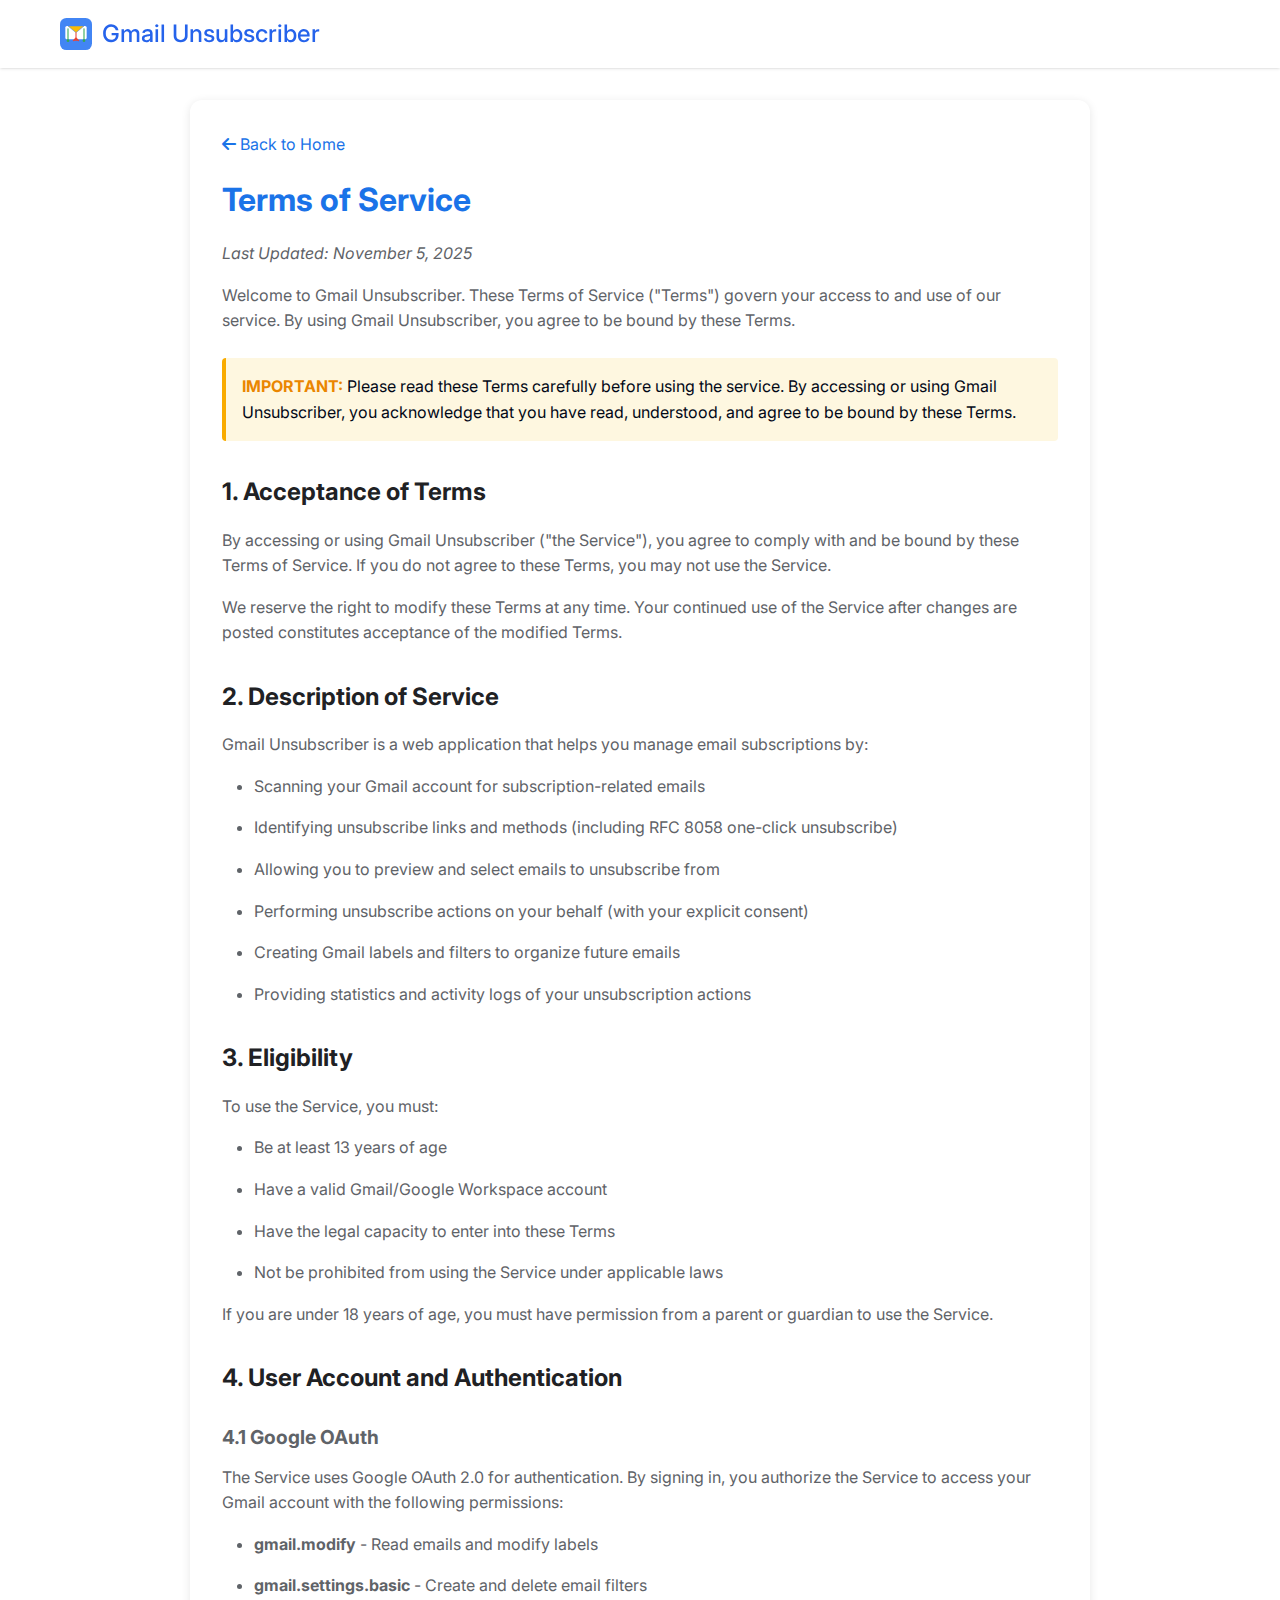
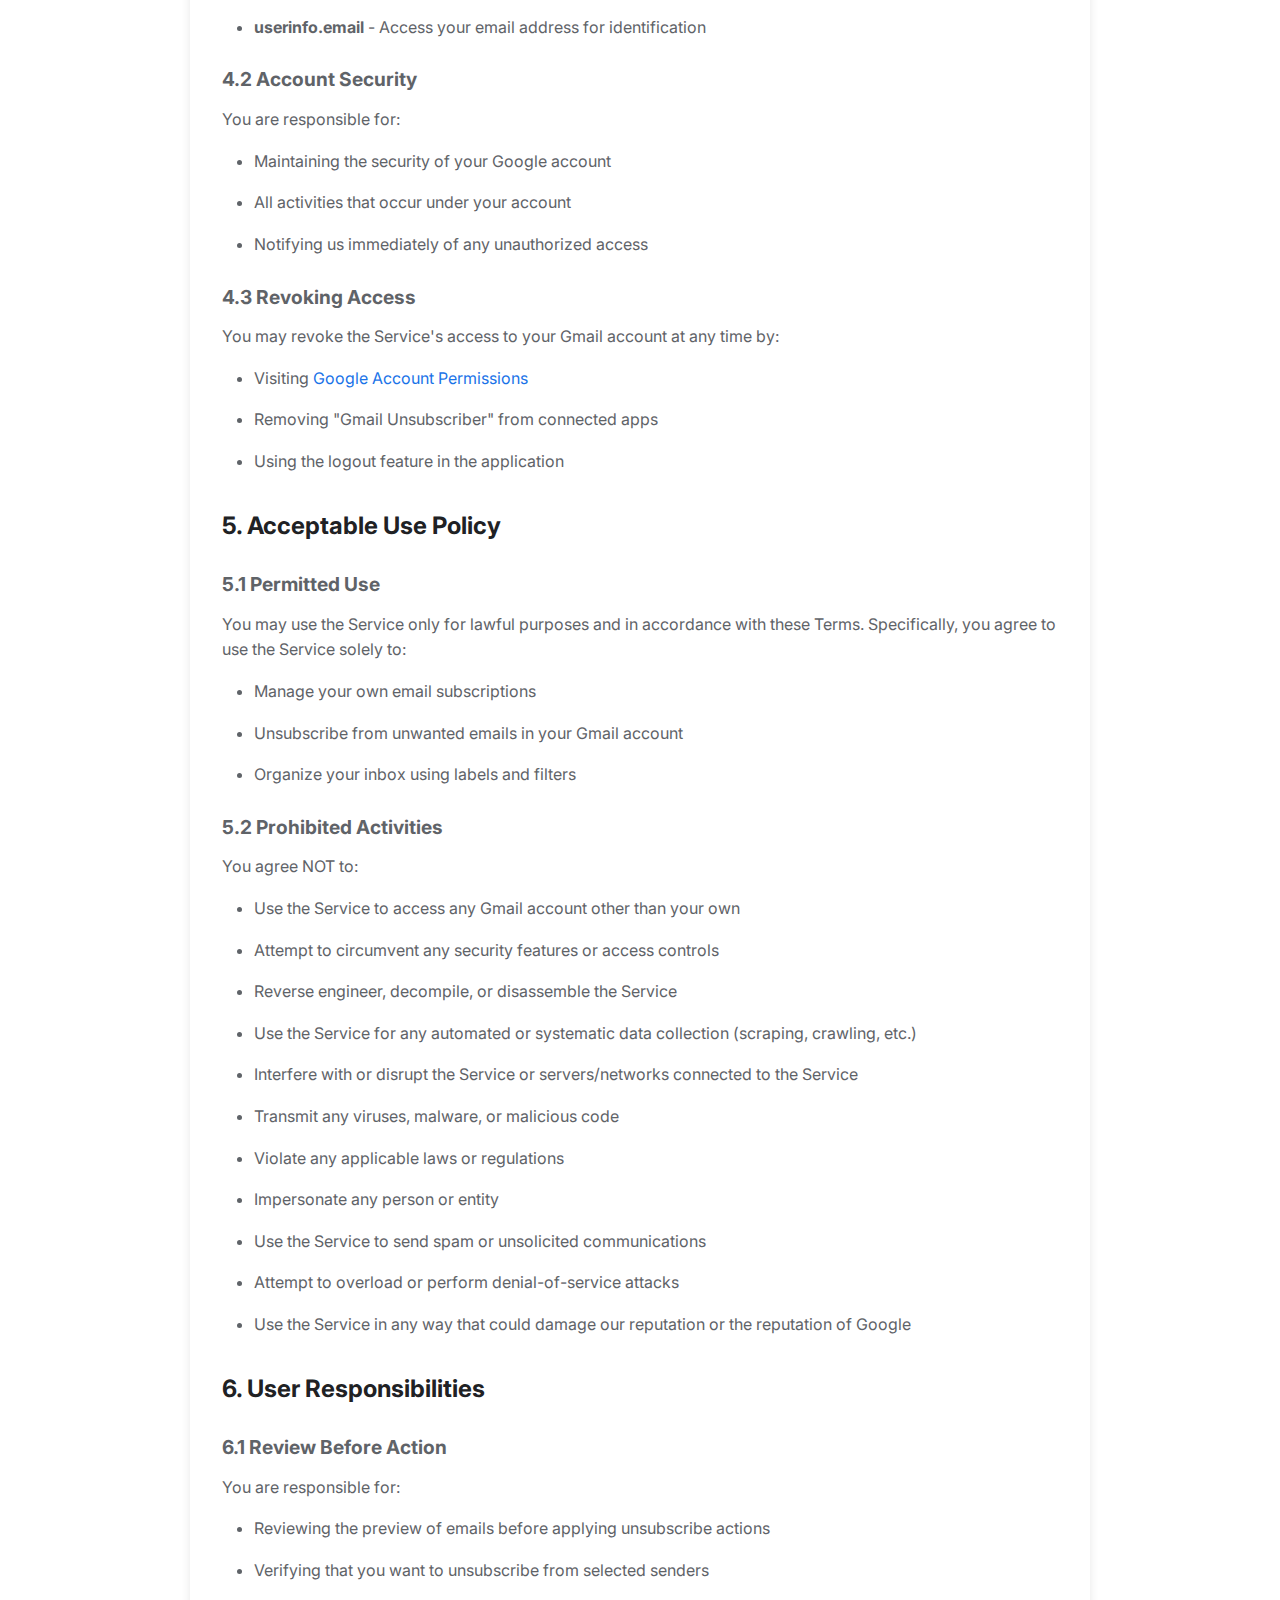
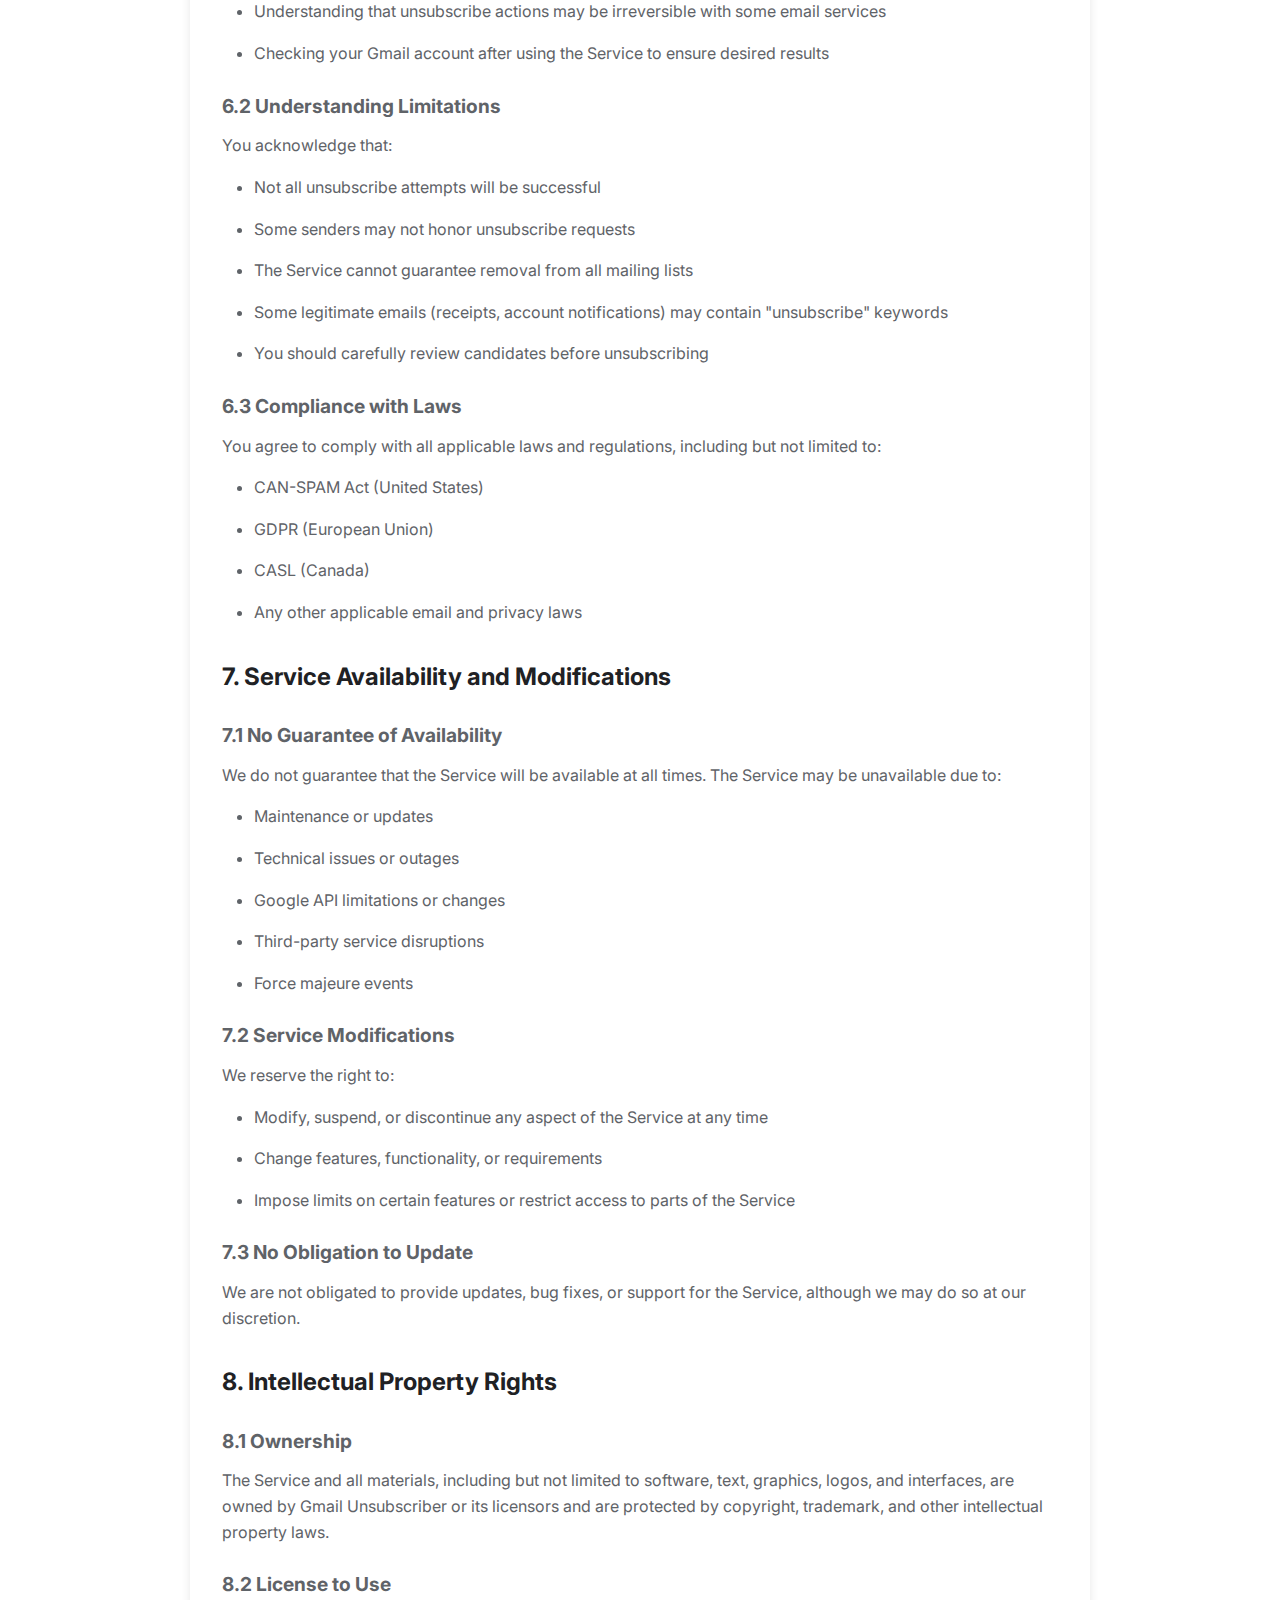
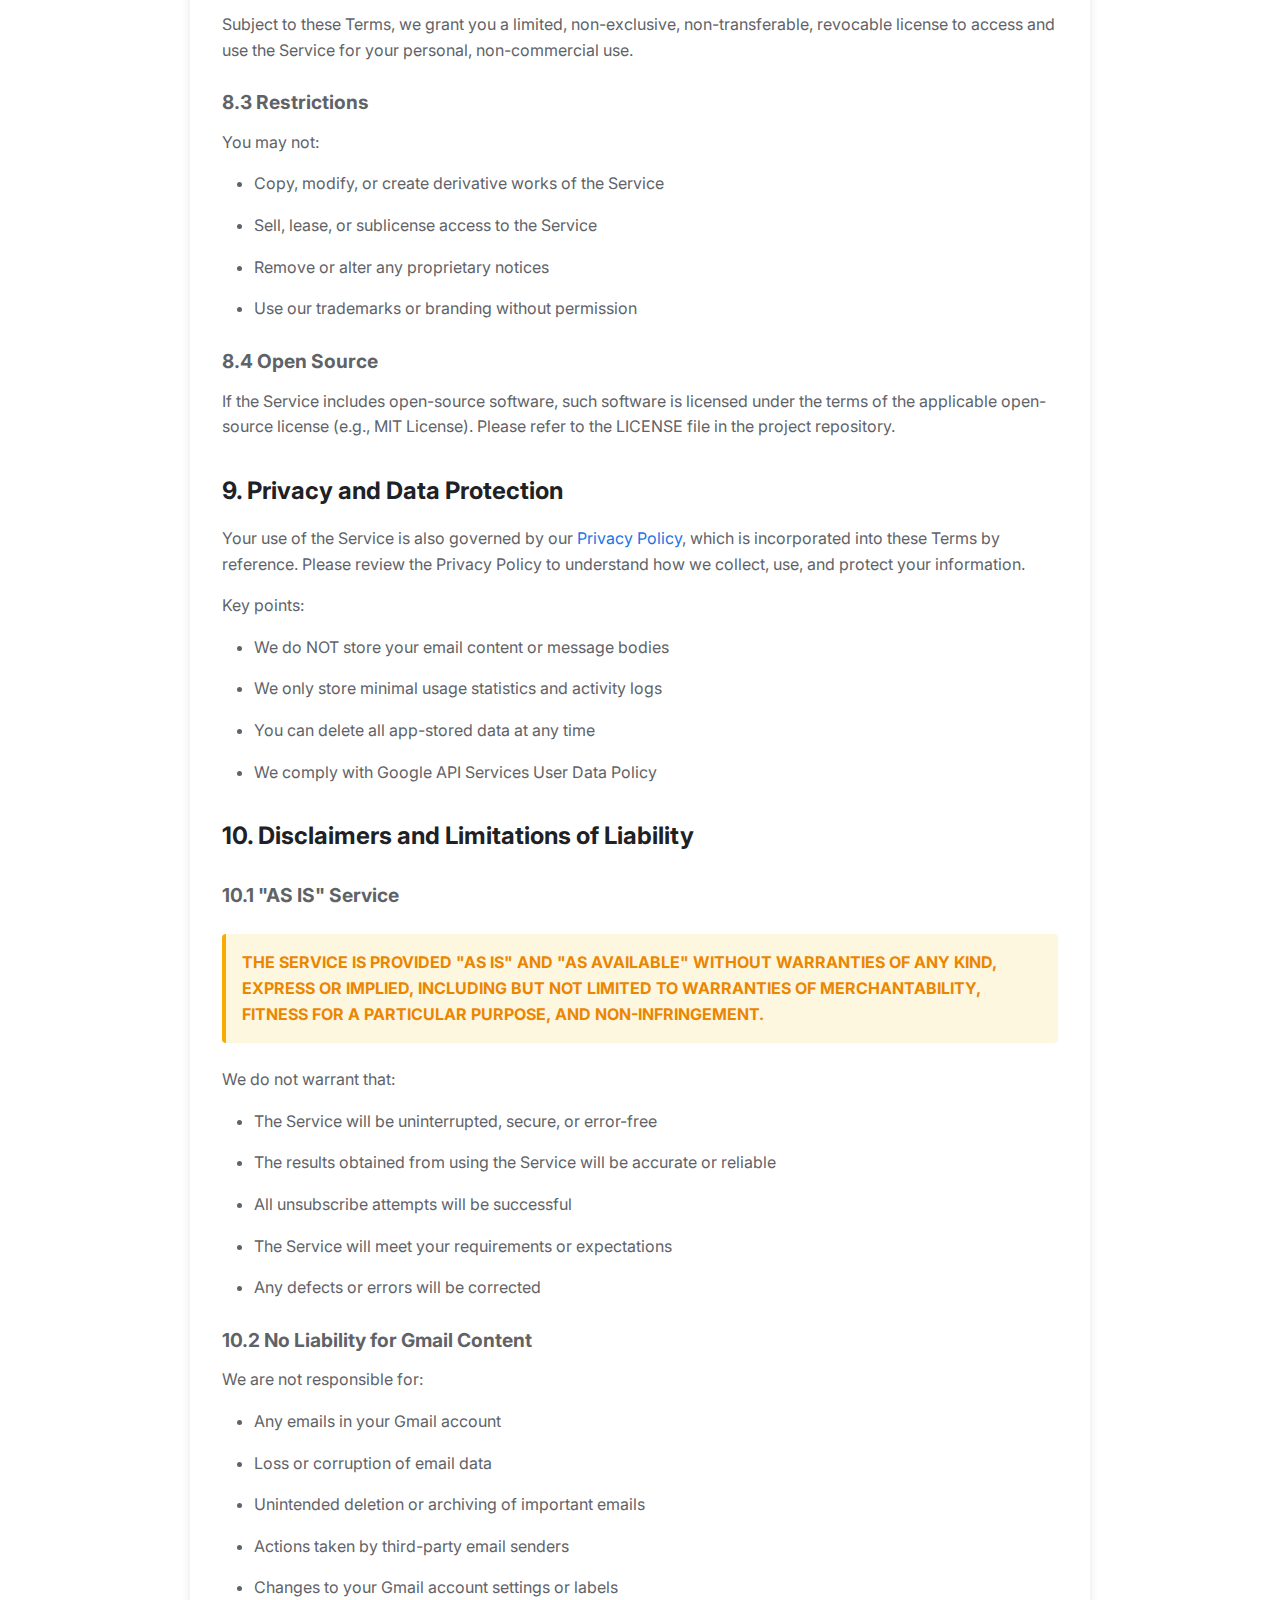
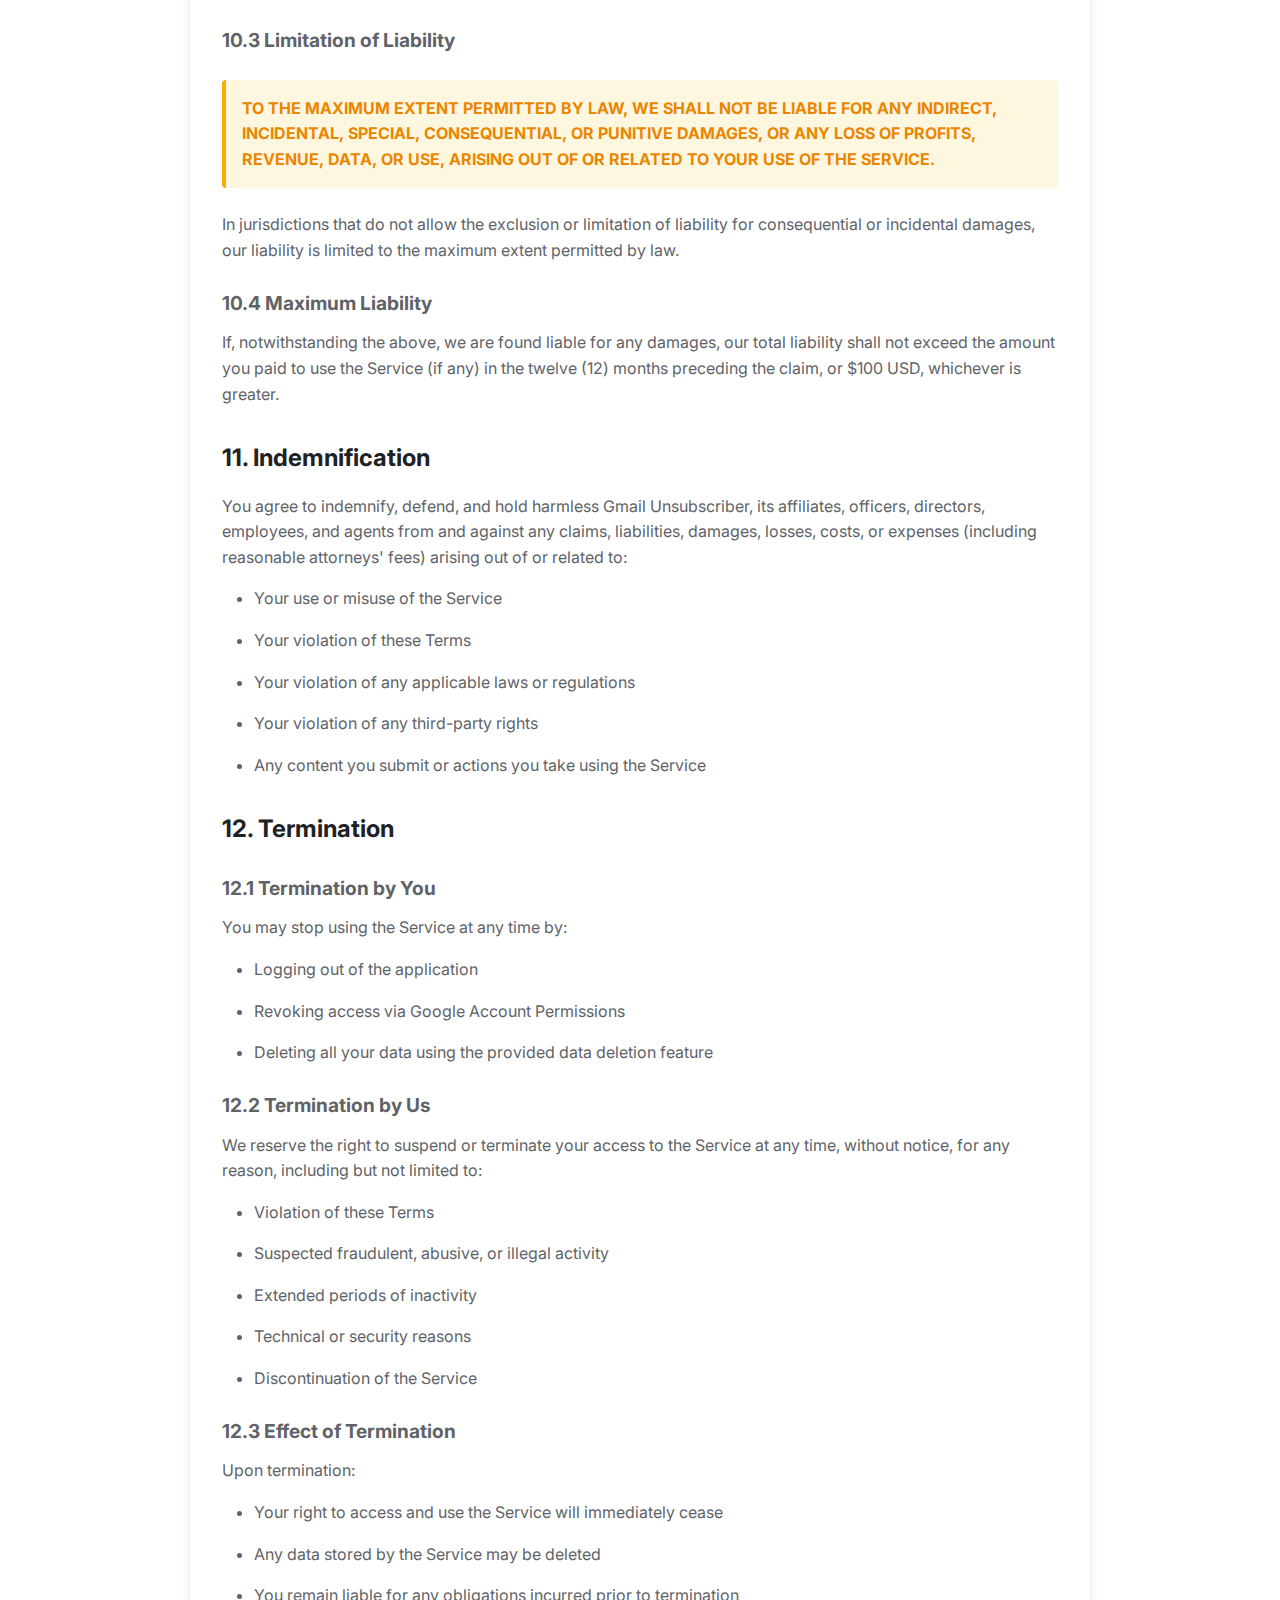
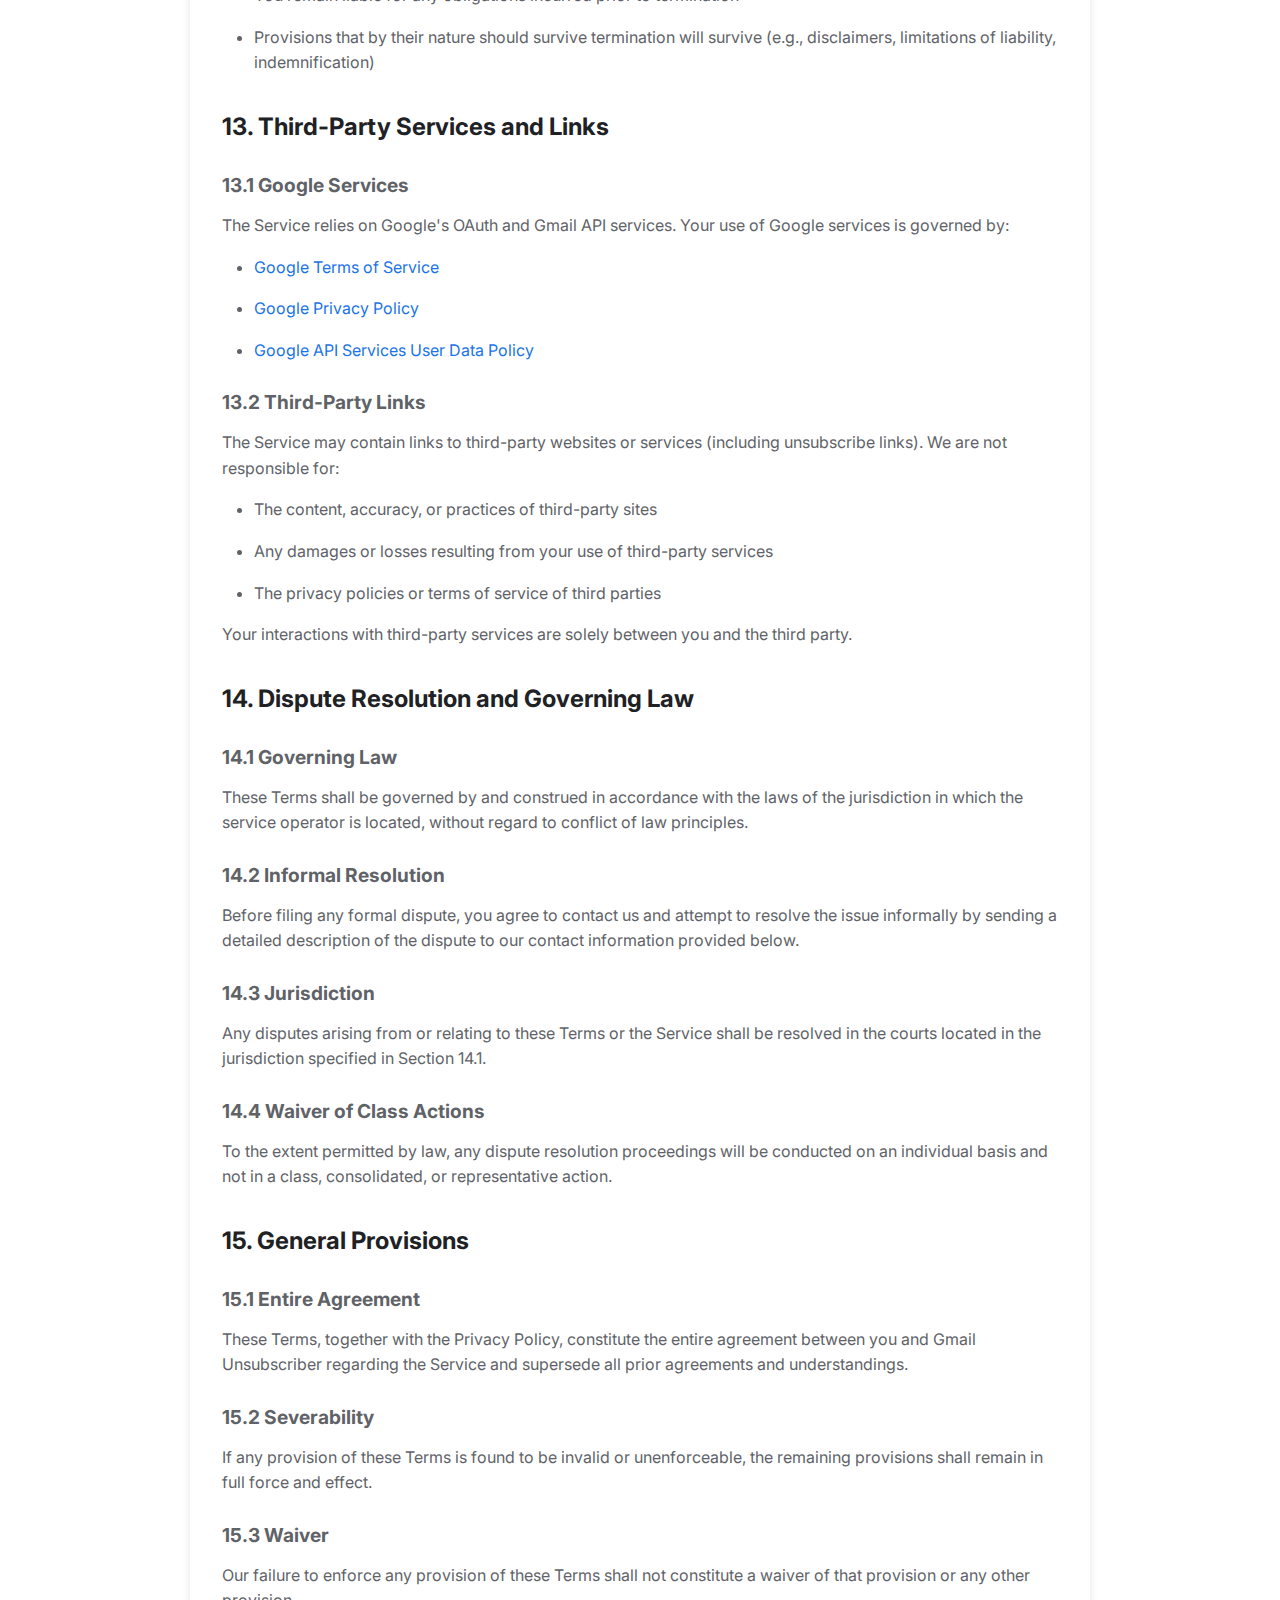
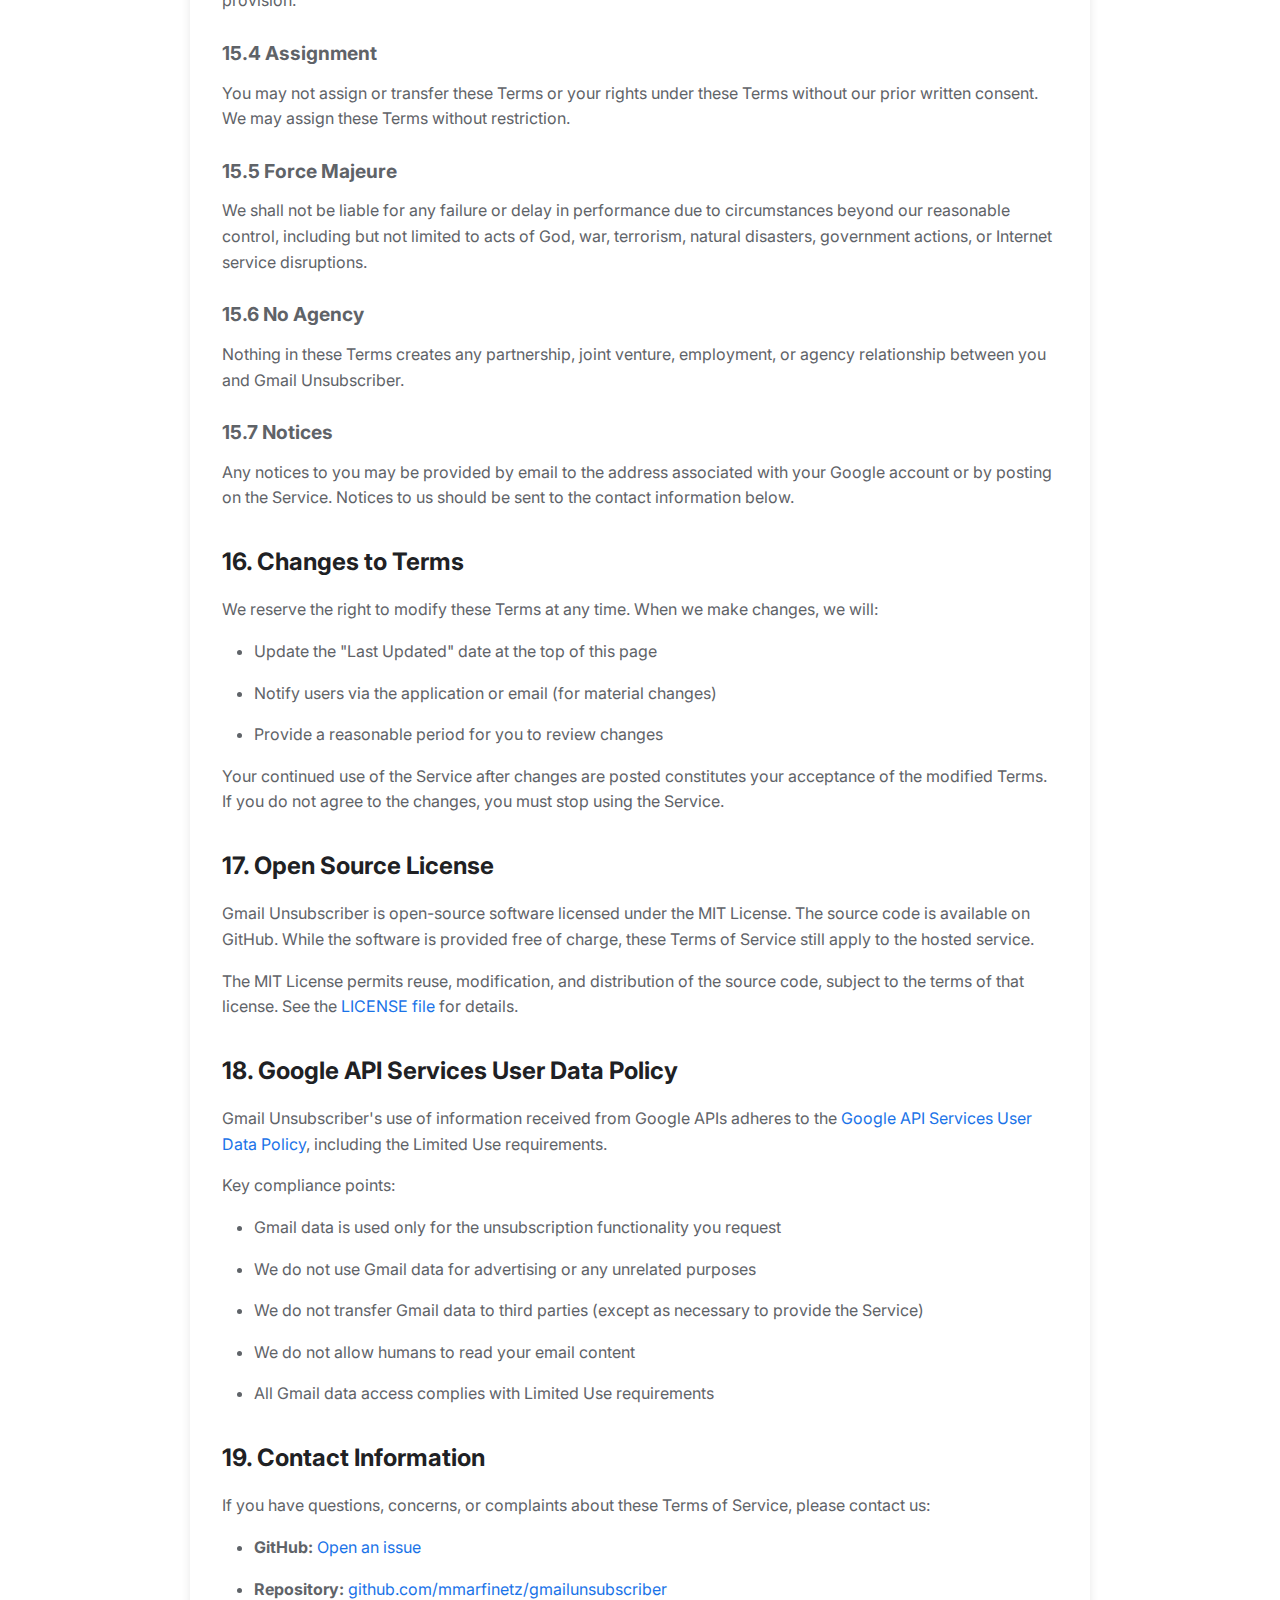
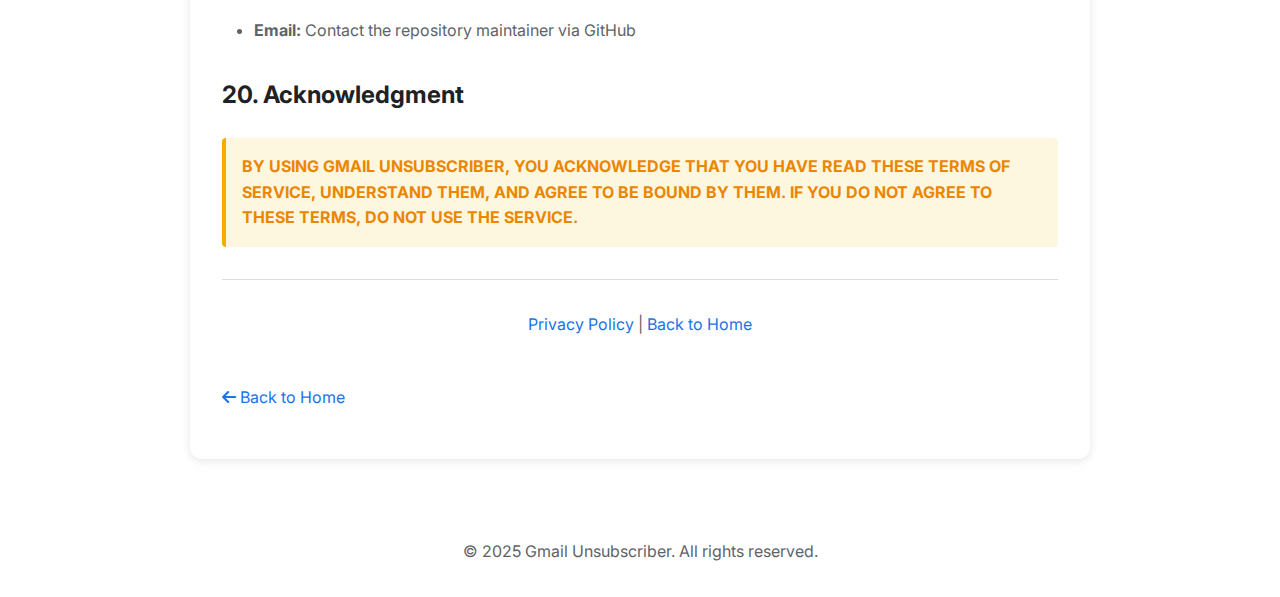
<file: gmail-unsubscriber/terms-of-service.html>
<!DOCTYPE html>
<html lang="en">
<head>
    <meta charset="UTF-8">
    <meta name="viewport" content="width=device-width, initial-scale=1.0">
    <title>Terms of Service - Gmail Unsubscriber</title>
    <link rel="stylesheet" href="https://fonts.googleapis.com/css2?family=Inter:wght@300;400;500;600;700&display=swap">
    <link rel="stylesheet" href="https://cdnjs.cloudflare.com/ajax/libs/font-awesome/6.0.0-beta3/css/all.min.css">
    <link rel="stylesheet" href="static/css/styles.css">
    <style>
        .terms-content {
            max-width: 900px;
            margin: 2rem auto;
            padding: 2rem;
            background: white;
            border-radius: 12px;
            box-shadow: 0 2px 10px rgba(0,0,0,0.1);
        }
        .terms-content h1 {
            color: #1a73e8;
            margin-bottom: 1rem;
        }
        .terms-content h2 {
            color: #202124;
            margin-top: 2rem;
            margin-bottom: 1rem;
            font-size: 1.5rem;
        }
        .terms-content h3 {
            color: #5f6368;
            margin-top: 1.5rem;
            margin-bottom: 0.75rem;
            font-size: 1.2rem;
        }
        .terms-content p, .terms-content li {
            line-height: 1.6;
            color: #5f6368;
            margin-bottom: 1rem;
        }
        .terms-content ul, .terms-content ol {
            margin-left: 2rem;
            margin-bottom: 1rem;
        }
        .terms-content a {
            color: #1a73e8;
            text-decoration: none;
        }
        .terms-content a:hover {
            text-decoration: underline;
        }
        .last-updated {
            color: #80868b;
            font-style: italic;
            margin-bottom: 2rem;
        }
        .back-link {
            display: inline-block;
            margin-bottom: 1rem;
            color: #1a73e8;
            text-decoration: none;
        }
        .back-link:hover {
            text-decoration: underline;
        }
        .important-notice {
            background: #fef7e0;
            border-left: 4px solid #f9ab00;
            padding: 1rem;
            margin: 1.5rem 0;
            border-radius: 4px;
        }
        .important-notice strong {
            color: #ea8600;
        }
    </style>
</head>
<body>
    <header>
        <div class="container header-content">
            <div class="logo">
                <img src="static/images/logo.svg" alt="Gmail Unsubscriber Logo" id="logo-placeholder">
                <h1>Gmail Unsubscriber</h1>
            </div>
        </div>
    </header>

    <main>
        <div class="container">
            <div class="terms-content">
                <a href="/" class="back-link"><i class="fas fa-arrow-left"></i> Back to Home</a>

                <h1>Terms of Service</h1>
                <p class="last-updated">Last Updated: November 5, 2025</p>

                <p>Welcome to Gmail Unsubscriber. These Terms of Service ("Terms") govern your access to and use of our service. By using Gmail Unsubscriber, you agree to be bound by these Terms.</p>

                <div class="important-notice">
                    <strong>IMPORTANT:</strong> Please read these Terms carefully before using the service. By accessing or using Gmail Unsubscriber, you acknowledge that you have read, understood, and agree to be bound by these Terms.
                </div>

                <h2>1. Acceptance of Terms</h2>

                <p>By accessing or using Gmail Unsubscriber ("the Service"), you agree to comply with and be bound by these Terms of Service. If you do not agree to these Terms, you may not use the Service.</p>

                <p>We reserve the right to modify these Terms at any time. Your continued use of the Service after changes are posted constitutes acceptance of the modified Terms.</p>

                <h2>2. Description of Service</h2>

                <p>Gmail Unsubscriber is a web application that helps you manage email subscriptions by:</p>
                <ul>
                    <li>Scanning your Gmail account for subscription-related emails</li>
                    <li>Identifying unsubscribe links and methods (including RFC 8058 one-click unsubscribe)</li>
                    <li>Allowing you to preview and select emails to unsubscribe from</li>
                    <li>Performing unsubscribe actions on your behalf (with your explicit consent)</li>
                    <li>Creating Gmail labels and filters to organize future emails</li>
                    <li>Providing statistics and activity logs of your unsubscription actions</li>
                </ul>

                <h2>3. Eligibility</h2>

                <p>To use the Service, you must:</p>
                <ul>
                    <li>Be at least 13 years of age</li>
                    <li>Have a valid Gmail/Google Workspace account</li>
                    <li>Have the legal capacity to enter into these Terms</li>
                    <li>Not be prohibited from using the Service under applicable laws</li>
                </ul>

                <p>If you are under 18 years of age, you must have permission from a parent or guardian to use the Service.</p>

                <h2>4. User Account and Authentication</h2>

                <h3>4.1 Google OAuth</h3>
                <p>The Service uses Google OAuth 2.0 for authentication. By signing in, you authorize the Service to access your Gmail account with the following permissions:</p>
                <ul>
                    <li><strong>gmail.modify</strong> - Read emails and modify labels</li>
                    <li><strong>gmail.settings.basic</strong> - Create and delete email filters</li>
                    <li><strong>userinfo.email</strong> - Access your email address for identification</li>
                </ul>

                <h3>4.2 Account Security</h3>
                <p>You are responsible for:</p>
                <ul>
                    <li>Maintaining the security of your Google account</li>
                    <li>All activities that occur under your account</li>
                    <li>Notifying us immediately of any unauthorized access</li>
                </ul>

                <h3>4.3 Revoking Access</h3>
                <p>You may revoke the Service's access to your Gmail account at any time by:</p>
                <ul>
                    <li>Visiting <a href="https://myaccount.google.com/permissions" target="_blank">Google Account Permissions</a></li>
                    <li>Removing "Gmail Unsubscriber" from connected apps</li>
                    <li>Using the logout feature in the application</li>
                </ul>

                <h2>5. Acceptable Use Policy</h2>

                <h3>5.1 Permitted Use</h3>
                <p>You may use the Service only for lawful purposes and in accordance with these Terms. Specifically, you agree to use the Service solely to:</p>
                <ul>
                    <li>Manage your own email subscriptions</li>
                    <li>Unsubscribe from unwanted emails in your Gmail account</li>
                    <li>Organize your inbox using labels and filters</li>
                </ul>

                <h3>5.2 Prohibited Activities</h3>
                <p>You agree NOT to:</p>
                <ul>
                    <li>Use the Service to access any Gmail account other than your own</li>
                    <li>Attempt to circumvent any security features or access controls</li>
                    <li>Reverse engineer, decompile, or disassemble the Service</li>
                    <li>Use the Service for any automated or systematic data collection (scraping, crawling, etc.)</li>
                    <li>Interfere with or disrupt the Service or servers/networks connected to the Service</li>
                    <li>Transmit any viruses, malware, or malicious code</li>
                    <li>Violate any applicable laws or regulations</li>
                    <li>Impersonate any person or entity</li>
                    <li>Use the Service to send spam or unsolicited communications</li>
                    <li>Attempt to overload or perform denial-of-service attacks</li>
                    <li>Use the Service in any way that could damage our reputation or the reputation of Google</li>
                </ul>

                <h2>6. User Responsibilities</h2>

                <h3>6.1 Review Before Action</h3>
                <p>You are responsible for:</p>
                <ul>
                    <li>Reviewing the preview of emails before applying unsubscribe actions</li>
                    <li>Verifying that you want to unsubscribe from selected senders</li>
                    <li>Understanding that unsubscribe actions may be irreversible with some email services</li>
                    <li>Checking your Gmail account after using the Service to ensure desired results</li>
                </ul>

                <h3>6.2 Understanding Limitations</h3>
                <p>You acknowledge that:</p>
                <ul>
                    <li>Not all unsubscribe attempts will be successful</li>
                    <li>Some senders may not honor unsubscribe requests</li>
                    <li>The Service cannot guarantee removal from all mailing lists</li>
                    <li>Some legitimate emails (receipts, account notifications) may contain "unsubscribe" keywords</li>
                    <li>You should carefully review candidates before unsubscribing</li>
                </ul>

                <h3>6.3 Compliance with Laws</h3>
                <p>You agree to comply with all applicable laws and regulations, including but not limited to:</p>
                <ul>
                    <li>CAN-SPAM Act (United States)</li>
                    <li>GDPR (European Union)</li>
                    <li>CASL (Canada)</li>
                    <li>Any other applicable email and privacy laws</li>
                </ul>

                <h2>7. Service Availability and Modifications</h2>

                <h3>7.1 No Guarantee of Availability</h3>
                <p>We do not guarantee that the Service will be available at all times. The Service may be unavailable due to:</p>
                <ul>
                    <li>Maintenance or updates</li>
                    <li>Technical issues or outages</li>
                    <li>Google API limitations or changes</li>
                    <li>Third-party service disruptions</li>
                    <li>Force majeure events</li>
                </ul>

                <h3>7.2 Service Modifications</h3>
                <p>We reserve the right to:</p>
                <ul>
                    <li>Modify, suspend, or discontinue any aspect of the Service at any time</li>
                    <li>Change features, functionality, or requirements</li>
                    <li>Impose limits on certain features or restrict access to parts of the Service</li>
                </ul>

                <h3>7.3 No Obligation to Update</h3>
                <p>We are not obligated to provide updates, bug fixes, or support for the Service, although we may do so at our discretion.</p>

                <h2>8. Intellectual Property Rights</h2>

                <h3>8.1 Ownership</h3>
                <p>The Service and all materials, including but not limited to software, text, graphics, logos, and interfaces, are owned by Gmail Unsubscriber or its licensors and are protected by copyright, trademark, and other intellectual property laws.</p>

                <h3>8.2 License to Use</h3>
                <p>Subject to these Terms, we grant you a limited, non-exclusive, non-transferable, revocable license to access and use the Service for your personal, non-commercial use.</p>

                <h3>8.3 Restrictions</h3>
                <p>You may not:</p>
                <ul>
                    <li>Copy, modify, or create derivative works of the Service</li>
                    <li>Sell, lease, or sublicense access to the Service</li>
                    <li>Remove or alter any proprietary notices</li>
                    <li>Use our trademarks or branding without permission</li>
                </ul>

                <h3>8.4 Open Source</h3>
                <p>If the Service includes open-source software, such software is licensed under the terms of the applicable open-source license (e.g., MIT License). Please refer to the LICENSE file in the project repository.</p>

                <h2>9. Privacy and Data Protection</h2>

                <p>Your use of the Service is also governed by our <a href="/privacy-policy.html">Privacy Policy</a>, which is incorporated into these Terms by reference. Please review the Privacy Policy to understand how we collect, use, and protect your information.</p>

                <p>Key points:</p>
                <ul>
                    <li>We do NOT store your email content or message bodies</li>
                    <li>We only store minimal usage statistics and activity logs</li>
                    <li>You can delete all app-stored data at any time</li>
                    <li>We comply with Google API Services User Data Policy</li>
                </ul>

                <h2>10. Disclaimers and Limitations of Liability</h2>

                <h3>10.1 "AS IS" Service</h3>
                <div class="important-notice">
                    <strong>THE SERVICE IS PROVIDED "AS IS" AND "AS AVAILABLE" WITHOUT WARRANTIES OF ANY KIND, EXPRESS OR IMPLIED, INCLUDING BUT NOT LIMITED TO WARRANTIES OF MERCHANTABILITY, FITNESS FOR A PARTICULAR PURPOSE, AND NON-INFRINGEMENT.</strong>
                </div>

                <p>We do not warrant that:</p>
                <ul>
                    <li>The Service will be uninterrupted, secure, or error-free</li>
                    <li>The results obtained from using the Service will be accurate or reliable</li>
                    <li>All unsubscribe attempts will be successful</li>
                    <li>The Service will meet your requirements or expectations</li>
                    <li>Any defects or errors will be corrected</li>
                </ul>

                <h3>10.2 No Liability for Gmail Content</h3>
                <p>We are not responsible for:</p>
                <ul>
                    <li>Any emails in your Gmail account</li>
                    <li>Loss or corruption of email data</li>
                    <li>Unintended deletion or archiving of important emails</li>
                    <li>Actions taken by third-party email senders</li>
                    <li>Changes to your Gmail account settings or labels</li>
                </ul>

                <h3>10.3 Limitation of Liability</h3>
                <div class="important-notice">
                    <strong>TO THE MAXIMUM EXTENT PERMITTED BY LAW, WE SHALL NOT BE LIABLE FOR ANY INDIRECT, INCIDENTAL, SPECIAL, CONSEQUENTIAL, OR PUNITIVE DAMAGES, OR ANY LOSS OF PROFITS, REVENUE, DATA, OR USE, ARISING OUT OF OR RELATED TO YOUR USE OF THE SERVICE.</strong>
                </div>

                <p>In jurisdictions that do not allow the exclusion or limitation of liability for consequential or incidental damages, our liability is limited to the maximum extent permitted by law.</p>

                <h3>10.4 Maximum Liability</h3>
                <p>If, notwithstanding the above, we are found liable for any damages, our total liability shall not exceed the amount you paid to use the Service (if any) in the twelve (12) months preceding the claim, or $100 USD, whichever is greater.</p>

                <h2>11. Indemnification</h2>

                <p>You agree to indemnify, defend, and hold harmless Gmail Unsubscriber, its affiliates, officers, directors, employees, and agents from and against any claims, liabilities, damages, losses, costs, or expenses (including reasonable attorneys' fees) arising out of or related to:</p>
                <ul>
                    <li>Your use or misuse of the Service</li>
                    <li>Your violation of these Terms</li>
                    <li>Your violation of any applicable laws or regulations</li>
                    <li>Your violation of any third-party rights</li>
                    <li>Any content you submit or actions you take using the Service</li>
                </ul>

                <h2>12. Termination</h2>

                <h3>12.1 Termination by You</h3>
                <p>You may stop using the Service at any time by:</p>
                <ul>
                    <li>Logging out of the application</li>
                    <li>Revoking access via Google Account Permissions</li>
                    <li>Deleting all your data using the provided data deletion feature</li>
                </ul>

                <h3>12.2 Termination by Us</h3>
                <p>We reserve the right to suspend or terminate your access to the Service at any time, without notice, for any reason, including but not limited to:</p>
                <ul>
                    <li>Violation of these Terms</li>
                    <li>Suspected fraudulent, abusive, or illegal activity</li>
                    <li>Extended periods of inactivity</li>
                    <li>Technical or security reasons</li>
                    <li>Discontinuation of the Service</li>
                </ul>

                <h3>12.3 Effect of Termination</h3>
                <p>Upon termination:</p>
                <ul>
                    <li>Your right to access and use the Service will immediately cease</li>
                    <li>Any data stored by the Service may be deleted</li>
                    <li>You remain liable for any obligations incurred prior to termination</li>
                    <li>Provisions that by their nature should survive termination will survive (e.g., disclaimers, limitations of liability, indemnification)</li>
                </ul>

                <h2>13. Third-Party Services and Links</h2>

                <h3>13.1 Google Services</h3>
                <p>The Service relies on Google's OAuth and Gmail API services. Your use of Google services is governed by:</p>
                <ul>
                    <li><a href="https://policies.google.com/terms" target="_blank">Google Terms of Service</a></li>
                    <li><a href="https://policies.google.com/privacy" target="_blank">Google Privacy Policy</a></li>
                    <li><a href="https://developers.google.com/terms/api-services-user-data-policy" target="_blank">Google API Services User Data Policy</a></li>
                </ul>

                <h3>13.2 Third-Party Links</h3>
                <p>The Service may contain links to third-party websites or services (including unsubscribe links). We are not responsible for:</p>
                <ul>
                    <li>The content, accuracy, or practices of third-party sites</li>
                    <li>Any damages or losses resulting from your use of third-party services</li>
                    <li>The privacy policies or terms of service of third parties</li>
                </ul>

                <p>Your interactions with third-party services are solely between you and the third party.</p>

                <h2>14. Dispute Resolution and Governing Law</h2>

                <h3>14.1 Governing Law</h3>
                <p>These Terms shall be governed by and construed in accordance with the laws of the jurisdiction in which the service operator is located, without regard to conflict of law principles.</p>

                <h3>14.2 Informal Resolution</h3>
                <p>Before filing any formal dispute, you agree to contact us and attempt to resolve the issue informally by sending a detailed description of the dispute to our contact information provided below.</p>

                <h3>14.3 Jurisdiction</h3>
                <p>Any disputes arising from or relating to these Terms or the Service shall be resolved in the courts located in the jurisdiction specified in Section 14.1.</p>

                <h3>14.4 Waiver of Class Actions</h3>
                <p>To the extent permitted by law, any dispute resolution proceedings will be conducted on an individual basis and not in a class, consolidated, or representative action.</p>

                <h2>15. General Provisions</h2>

                <h3>15.1 Entire Agreement</h3>
                <p>These Terms, together with the Privacy Policy, constitute the entire agreement between you and Gmail Unsubscriber regarding the Service and supersede all prior agreements and understandings.</p>

                <h3>15.2 Severability</h3>
                <p>If any provision of these Terms is found to be invalid or unenforceable, the remaining provisions shall remain in full force and effect.</p>

                <h3>15.3 Waiver</h3>
                <p>Our failure to enforce any provision of these Terms shall not constitute a waiver of that provision or any other provision.</p>

                <h3>15.4 Assignment</h3>
                <p>You may not assign or transfer these Terms or your rights under these Terms without our prior written consent. We may assign these Terms without restriction.</p>

                <h3>15.5 Force Majeure</h3>
                <p>We shall not be liable for any failure or delay in performance due to circumstances beyond our reasonable control, including but not limited to acts of God, war, terrorism, natural disasters, government actions, or Internet service disruptions.</p>

                <h3>15.6 No Agency</h3>
                <p>Nothing in these Terms creates any partnership, joint venture, employment, or agency relationship between you and Gmail Unsubscriber.</p>

                <h3>15.7 Notices</h3>
                <p>Any notices to you may be provided by email to the address associated with your Google account or by posting on the Service. Notices to us should be sent to the contact information below.</p>

                <h2>16. Changes to Terms</h2>

                <p>We reserve the right to modify these Terms at any time. When we make changes, we will:</p>
                <ul>
                    <li>Update the "Last Updated" date at the top of this page</li>
                    <li>Notify users via the application or email (for material changes)</li>
                    <li>Provide a reasonable period for you to review changes</li>
                </ul>

                <p>Your continued use of the Service after changes are posted constitutes your acceptance of the modified Terms. If you do not agree to the changes, you must stop using the Service.</p>

                <h2>17. Open Source License</h2>

                <p>Gmail Unsubscriber is open-source software licensed under the MIT License. The source code is available on GitHub. While the software is provided free of charge, these Terms of Service still apply to the hosted service.</p>

                <p>The MIT License permits reuse, modification, and distribution of the source code, subject to the terms of that license. See the <a href="https://github.com/mmarfinetz/gmailunsubscriber/blob/main/LICENSE" target="_blank">LICENSE file</a> for details.</p>

                <h2>18. Google API Services User Data Policy</h2>

                <p>Gmail Unsubscriber's use of information received from Google APIs adheres to the <a href="https://developers.google.com/terms/api-services-user-data-policy" target="_blank">Google API Services User Data Policy</a>, including the Limited Use requirements.</p>

                <p>Key compliance points:</p>
                <ul>
                    <li>Gmail data is used only for the unsubscription functionality you request</li>
                    <li>We do not use Gmail data for advertising or any unrelated purposes</li>
                    <li>We do not transfer Gmail data to third parties (except as necessary to provide the Service)</li>
                    <li>We do not allow humans to read your email content</li>
                    <li>All Gmail data access complies with Limited Use requirements</li>
                </ul>

                <h2>19. Contact Information</h2>

                <p>If you have questions, concerns, or complaints about these Terms of Service, please contact us:</p>
                <ul>
                    <li><strong>GitHub:</strong> <a href="https://github.com/mmarfinetz/gmailunsubscriber/issues" target="_blank">Open an issue</a></li>
                    <li><strong>Repository:</strong> <a href="https://github.com/mmarfinetz/gmailunsubscriber" target="_blank">github.com/mmarfinetz/gmailunsubscriber</a></li>
                    <li><strong>Email:</strong> Contact the repository maintainer via GitHub</li>
                </ul>

                <h2>20. Acknowledgment</h2>

                <div class="important-notice">
                    <strong>BY USING GMAIL UNSUBSCRIBER, YOU ACKNOWLEDGE THAT YOU HAVE READ THESE TERMS OF SERVICE, UNDERSTAND THEM, AND AGREE TO BE BOUND BY THEM. IF YOU DO NOT AGREE TO THESE TERMS, DO NOT USE THE SERVICE.</strong>
                </div>

                <hr style="margin: 2rem 0; border: none; border-top: 1px solid #dadce0;">

                <p style="text-align: center;"><a href="/privacy-policy.html">Privacy Policy</a> | <a href="/">Back to Home</a></p>

                <a href="/" class="back-link" style="margin-top: 2rem;"><i class="fas fa-arrow-left"></i> Back to Home</a>
            </div>
        </div>
    </main>

    <footer style="text-align: center; padding: 2rem; color: #5f6368; margin-top: 3rem;">
        <p>&copy; 2025 Gmail Unsubscriber. All rights reserved.</p>
    </footer>
</body>
</html>
</file>
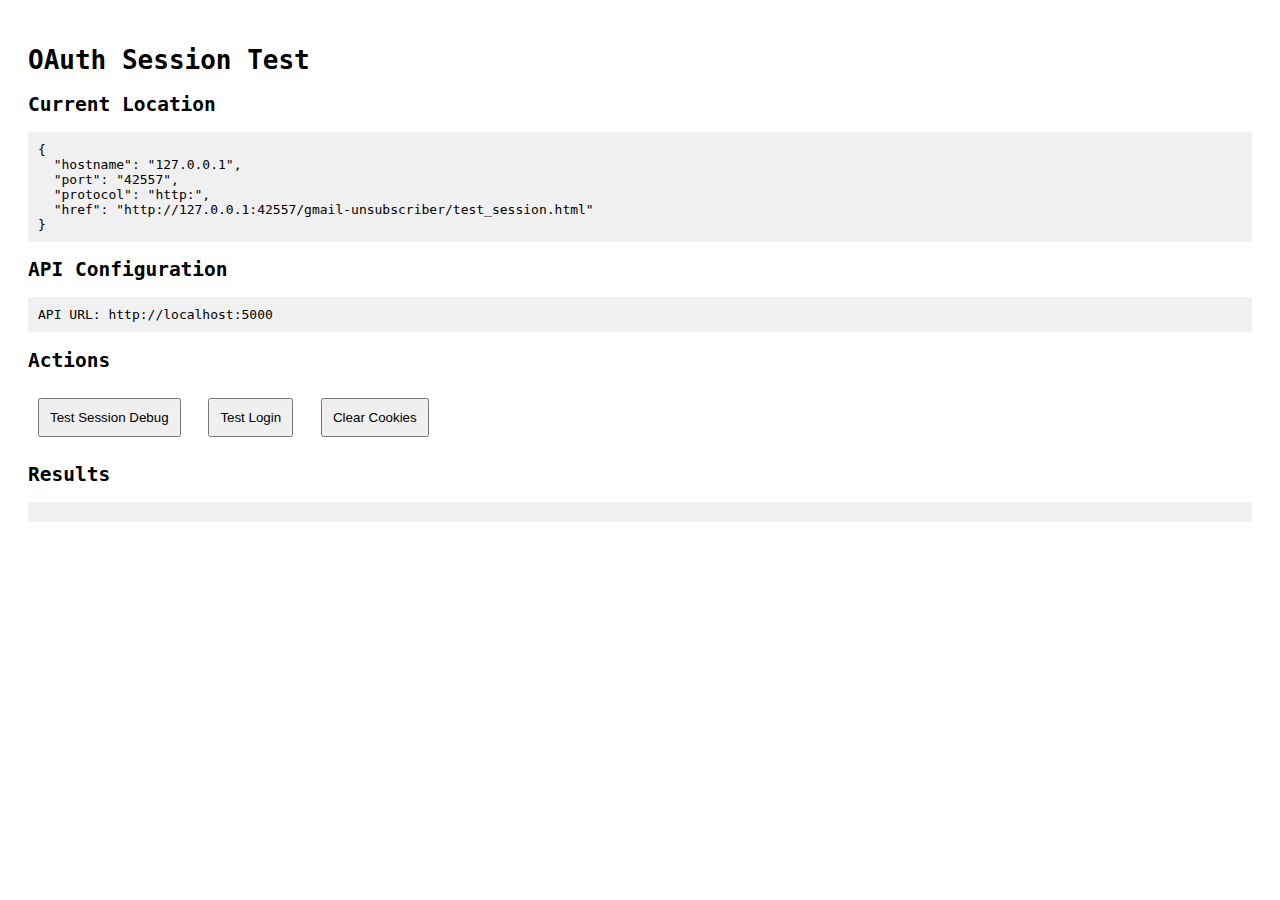
<file: gmail-unsubscriber/test_session.html>
<!DOCTYPE html>
<html lang="en">
<head>
    <meta charset="UTF-8">
    <meta name="viewport" content="width=device-width, initial-scale=1.0">
    <title>Session Test</title>
    <style>
        body { font-family: monospace; padding: 20px; }
        button { margin: 10px; padding: 10px; }
        pre { background: #f0f0f0; padding: 10px; }
        .success { color: green; }
        .error { color: red; }
    </style>
</head>
<body>
    <h1>OAuth Session Test</h1>
    
    <div>
        <h2>Current Location</h2>
        <pre id="location-info"></pre>
    </div>
    
    <div>
        <h2>API Configuration</h2>
        <pre id="api-info"></pre>
    </div>
    
    <div>
        <h2>Actions</h2>
        <button onclick="testSessionDebug()">Test Session Debug</button>
        <button onclick="testLogin()">Test Login</button>
        <button onclick="clearCookies()">Clear Cookies</button>
    </div>
    
    <div>
        <h2>Results</h2>
        <pre id="results"></pre>
    </div>
    
    <script>
        // Show current location info
        document.getElementById('location-info').textContent = JSON.stringify({
            hostname: window.location.hostname,
            port: window.location.port,
            protocol: window.location.protocol,
            href: window.location.href
        }, null, 2);
        
        // Determine API URL
        const API_BASE_URL = 'http://localhost:5000';
        document.getElementById('api-info').textContent = `API URL: ${API_BASE_URL}`;
        
        function addResult(message, isError = false) {
            const results = document.getElementById('results');
            const timestamp = new Date().toISOString();
            const className = isError ? 'error' : 'success';
            results.innerHTML += `<div class="${className}">[${timestamp}] ${message}</div>\n`;
        }
        
        async function testSessionDebug() {
            try {
                addResult('Testing session debug endpoint...');
                const response = await fetch(`${API_BASE_URL}/api/session/debug`, {
                    method: 'GET',
                    credentials: 'include',
                    headers: {
                        'Content-Type': 'application/json'
                    }
                });
                const data = await response.json();
                addResult('Session debug response:\n' + JSON.stringify(data, null, 2));
            } catch (error) {
                addResult('Error: ' + error.message, true);
            }
        }
        
        async function testLogin() {
            try {
                addResult('Testing login endpoint...');
                const response = await fetch(`${API_BASE_URL}/api/auth/login`, {
                    method: 'GET',
                    credentials: 'include',
                    headers: {
                        'Content-Type': 'application/json'
                    }
                });
                const data = await response.json();
                addResult('Login response:\n' + JSON.stringify(data, null, 2));
                
                // Test session debug again
                await testSessionDebug();
            } catch (error) {
                addResult('Error: ' + error.message, true);
            }
        }
        
        function clearCookies() {
            document.cookie.split(";").forEach(function(c) { 
                document.cookie = c.replace(/^ +/, "").replace(/=.*/, "=;expires=" + new Date().toUTCString() + ";path=/"); 
            });
            addResult('Cookies cleared');
        }
    </script>
</body>
</html>
</file>
<file: gmail-unsubscriber/static/css/styles.css>
/* Gmail Unsubscriber - Main Stylesheet */
:root {
  /* shadcn-inspired design tokens */
  --background: 0 0% 100%;
  --foreground: 222.2 84% 4.9%;
  --card: 0 0% 100%;
  --card-foreground: 222.2 84% 4.9%;
  --popover: 0 0% 100%;
  --popover-foreground: 222.2 84% 4.9%;
  --primary: 221.2 83.2% 53.3%;
  --primary-foreground: 210 40% 98%;
  --secondary: 210 40% 96%;
  --secondary-foreground: 222.2 84% 4.9%;
  --muted: 210 40% 96%;
  --muted-foreground: 215.4 16.3% 46.9%;
  --accent: 210 40% 96%;
  --accent-foreground: 222.2 84% 4.9%;
  --destructive: 0 84.2% 60.2%;
  --destructive-foreground: 210 40% 98%;
  --border: 214.3 31.8% 91.4%;
  --input: 214.3 31.8% 91.4%;
  --ring: 221.2 83.2% 53.3%;
  --radius: 0.5rem;

  /* Legacy colors for compatibility */
  --primary-color: hsl(var(--primary));
  --secondary-color: #22c55e;
  --accent-color: hsl(var(--destructive));
  --light-color: hsl(var(--background));
  --dark-color: hsl(var(--foreground));
  --gray-color: hsl(var(--muted-foreground));
  --success-color: #22c55e;
  --warning-color: #f59e0b;
  --error-color: hsl(var(--destructive));
  --border-radius: var(--radius);
  --box-shadow: 0 1px 3px 0 rgb(0 0 0 / 0.1), 0 1px 2px -1px rgb(0 0 0 / 0.1);
  --transition: all 0.15s ease-in-out;
}

* {
  margin: 0;
  padding: 0;
  box-sizing: border-box;
}

body {
  font-family: 'Inter', -apple-system, BlinkMacSystemFont, 'Segoe UI', 'Roboto', 'Helvetica Neue', Arial, sans-serif;
  line-height: 1.6;
  color: hsl(var(--foreground));
  background-color: hsl(var(--background));
  background-image: 
    radial-gradient(circle at 25% 25%, hsl(var(--primary) / 0.03) 0%, transparent 50%),
    radial-gradient(circle at 75% 75%, hsl(var(--secondary-color) / 0.03) 0%, transparent 50%);
  min-height: 100vh;
  font-feature-settings: "rlig" 1, "calt" 1;
  -webkit-font-smoothing: antialiased;
  -moz-osx-font-smoothing: grayscale;
}

.container {
  width: 100%;
  max-width: 1200px;
  margin: 0 auto;
  padding: 0 20px;
}

/* Header Styles */
header {
  background-color: white;
  box-shadow: var(--box-shadow);
  padding: 15px 0;
  position: sticky;
  top: 0;
  z-index: 100;
}

.header-content {
  display: flex;
  justify-content: space-between;
  align-items: center;
}

.logo {
  display: flex;
  align-items: center;
  gap: 10px;
}

.logo img {
  height: 32px;
}

.logo h1 {
  font-size: 1.5rem;
  font-weight: 500;
  color: var(--primary-color);
}

/* Authentication Section */
.auth-section {
  display: flex;
  flex-direction: column;
  align-items: center;
  justify-content: center;
  min-height: 80vh;
  text-align: center;
  padding: 20px;
}

.auth-card {
  background-color: white;
  border-radius: var(--border-radius);
  box-shadow: var(--box-shadow);
  padding: 40px;
  width: 100%;
  max-width: 450px;
  transition: var(--transition);
}

.auth-card:hover {
  box-shadow: 0 8px 12px rgba(32, 33, 36, 0.15);
}

.auth-card h2 {
  margin-bottom: 20px;
  color: var(--primary-color);
}

.auth-card p {
  margin-bottom: 30px;
  color: var(--gray-color);
}

.btn {
  display: inline-flex;
  align-items: center;
  justify-content: center;
  gap: 0.5rem;
  background-color: hsl(var(--primary));
  color: hsl(var(--primary-foreground));
  padding: 0.75rem 1.5rem;
  border-radius: var(--radius);
  text-decoration: none;
  font-weight: 500;
  transition: var(--transition);
  border: none;
  cursor: pointer;
  font-size: 0.875rem;
  line-height: 1.25;
  position: relative;
  overflow: hidden;
  box-shadow: 0 1px 2px rgb(0 0 0 / 0.05);
}

.btn::before {
  content: '';
  position: absolute;
  top: 0;
  left: -100%;
  width: 100%;
  height: 100%;
  background: linear-gradient(90deg, transparent, rgba(255, 255, 255, 0.2), transparent);
  transition: left 0.5s ease;
}

.btn:hover::before {
  left: 100%;
}

.btn:hover {
  background-color: hsl(var(--primary) / 0.9);
  transform: translateY(-1px);
  box-shadow: 0 4px 6px -1px rgb(0 0 0 / 0.1), 0 2px 4px -1px rgb(0 0 0 / 0.06);
}

.btn:active {
  transform: translateY(0);
  box-shadow: 0 1px 2px rgb(0 0 0 / 0.05);
}

.btn-google {
  display: flex;
  align-items: center;
  gap: 0.75rem;
  background-color: hsl(var(--background));
  color: hsl(var(--foreground));
  border: 1px solid hsl(var(--border));
}

.btn-google:hover {
  background-color: hsl(var(--muted));
  transform: translateY(-1px);
  border-color: hsl(var(--ring) / 0.2);
}

.btn-google img {
  width: 18px;
  height: 18px;
}

/* Dashboard Section */
.dashboard {
  padding: 40px 0;
}

.dashboard-header {
  margin-bottom: 30px;
}

.dashboard-header h2 {
  color: var(--primary-color);
  margin-bottom: 10px;
}

.dashboard-header p {
  color: var(--gray-color);
}

.dashboard-cards {
  display: grid;
  grid-template-columns: repeat(auto-fit, minmax(300px, 1fr));
  gap: 20px;
  margin-bottom: 40px;
}

.card {
  background-color: hsl(var(--card));
  border: 1px solid hsl(var(--border));
  border-radius: var(--radius);
  box-shadow: var(--box-shadow);
  padding: 1.5rem;
  transition: var(--transition);
  position: relative;
  overflow: hidden;
}

.card:hover {
  box-shadow: 0 10px 25px -5px rgb(0 0 0 / 0.1), 0 4px 6px -2px rgb(0 0 0 / 0.05);
  transform: translateY(-2px);
  border-color: hsl(var(--ring) / 0.2);
}

.card::before {
  content: '';
  position: absolute;
  top: 0;
  left: 0;
  right: 0;
  height: 3px;
  background: linear-gradient(90deg, hsl(var(--primary)), hsl(var(--secondary-color)));
  opacity: 0;
  transition: opacity var(--transition);
}

.card:hover::before {
  opacity: 1;
}

.card-header {
  display: flex;
  justify-content: space-between;
  align-items: center;
  margin-bottom: 20px;
}

.card-header h3 {
  color: var(--primary-color);
  font-size: 1.2rem;
}

.card-icon {
  width: 40px;
  height: 40px;
  background-color: rgba(66, 133, 244, 0.1);
  border-radius: 50%;
  display: flex;
  align-items: center;
  justify-content: center;
  color: var(--primary-color);
}

.card-content {
  text-align: center;
}

.stat-number {
  font-size: 2.5rem;
  font-weight: 700;
  color: var(--dark-color);
  margin-bottom: 5px;
}

.stat-label {
  color: var(--gray-color);
  font-size: 0.9rem;
}

/* Progress Section */
.progress-section {
  margin-bottom: 40px;
}

.progress-header {
  display: flex;
  justify-content: space-between;
  align-items: center;
  margin-bottom: 20px;
}

.progress-header h3 {
  color: var(--primary-color);
}

.progress-bar-container {
  width: 100%;
  height: 0.5rem;
  background-color: hsl(var(--muted));
  border-radius: var(--radius);
  overflow: hidden;
  margin-bottom: 0.75rem;
  position: relative;
}

.progress-bar {
  height: 100%;
  background: linear-gradient(90deg, hsl(var(--primary)), hsl(var(--secondary-color)));
  border-radius: var(--radius);
  transition: width 0.5s ease;
  position: relative;
}

.progress-bar::after {
  content: '';
  position: absolute;
  top: 0;
  left: 0;
  bottom: 0;
  right: 0;
  background: linear-gradient(90deg, transparent, rgba(255, 255, 255, 0.6), transparent);
  animation: progress-shimmer 2s infinite;
}

@keyframes progress-shimmer {
  0% { transform: translateX(-100%); }
  100% { transform: translateX(100%); }
}

.progress-stats {
  display: flex;
  justify-content: space-between;
  color: var(--gray-color);
  font-size: 0.9rem;
}

/* Recent Activity Section */
.activity-section {
  margin-bottom: 40px;
}

.activity-header {
  display: flex;
  justify-content: space-between;
  align-items: center;
  margin-bottom: 20px;
}

.activity-header h3 {
  color: var(--primary-color);
}

.activity-list {
  background-color: white;
  border-radius: var(--border-radius);
  box-shadow: var(--box-shadow);
  overflow: hidden;
}

.activity-item {
  padding: 15px 20px;
  border-bottom: 1px solid #E8EAED;
  display: flex;
  align-items: center;
}

.activity-item:last-child {
  border-bottom: none;
}

.activity-icon {
  width: 36px;
  height: 36px;
  border-radius: 50%;
  background-color: rgba(66, 133, 244, 0.1);
  display: flex;
  align-items: center;
  justify-content: center;
  margin-right: 15px;
  flex-shrink: 0;
}

.activity-icon.success {
  background-color: rgba(52, 168, 83, 0.1);
  color: var(--success-color);
}

.activity-icon.warning {
  background-color: rgba(251, 188, 5, 0.1);
  color: var(--warning-color);
}

.activity-icon.error {
  background-color: rgba(234, 67, 53, 0.1);
  color: var(--error-color);
}

.activity-details {
  flex-grow: 1;
}

.activity-message {
  font-weight: 500;
  margin-bottom: 3px;
}

.activity-time {
  font-size: 0.8rem;
  color: var(--gray-color);
}

/* Action Button */
.action-button {
  position: fixed;
  bottom: 2rem;
  right: 2rem;
  width: 3.5rem;
  height: 3.5rem;
  border-radius: 50%;
  background: linear-gradient(135deg, hsl(var(--primary)), hsl(var(--primary) / 0.8));
  color: hsl(var(--primary-foreground));
  display: flex;
  align-items: center;
  justify-content: center;
  box-shadow: 0 4px 12px rgb(0 0 0 / 0.15);
  cursor: pointer;
  transition: var(--transition);
  z-index: 1001;
  border: none;
  backdrop-filter: blur(10px);
}

.action-button:hover {
  background: linear-gradient(135deg, hsl(var(--primary) / 0.9), hsl(var(--primary) / 0.7));
  transform: translateY(-2px) scale(1.05);
  box-shadow: 0 8px 20px rgb(0 0 0 / 0.25);
}

.action-button:active {
  transform: translateY(0) scale(1);
  box-shadow: 0 4px 12px rgb(0 0 0 / 0.15);
}

.action-button i {
  font-size: 1.25rem;
}

/* Modal */
.modal-overlay {
  position: fixed;
  top: 0;
  left: 0;
  right: 0;
  bottom: 0;
  background-color: rgb(0 0 0 / 0.8);
  backdrop-filter: blur(4px);
  display: flex;
  align-items: center;
  justify-content: center;
  z-index: 1000;
  opacity: 0;
  visibility: hidden;
  transition: all 0.2s ease-in-out;
  pointer-events: none;
}

.modal-overlay.active {
  opacity: 1;
  visibility: visible;
  pointer-events: auto;
}

.modal {
  background-color: hsl(var(--card));
  border: 1px solid hsl(var(--border));
  border-radius: var(--radius);
  box-shadow: 0 25px 50px -12px rgb(0 0 0 / 0.25);
  width: 90%;
  max-width: 500px;
  max-height: 90vh;
  overflow-y: auto;
  transform: translateY(20px) scale(0.95);
  transition: all 0.2s ease-in-out;
}

.modal-overlay.active .modal {
  transform: translateY(0) scale(1);
}

.modal-header {
  padding: 1.5rem;
  border-bottom: 1px solid hsl(var(--border));
  display: flex;
  justify-content: space-between;
  align-items: center;
}

.modal-header h3 {
  color: hsl(var(--foreground));
  font-size: 1.125rem;
  font-weight: 600;
  margin: 0;
}

.modal-close {
  background: none;
  border: none;
  font-size: 1.5rem;
  cursor: pointer;
  color: hsl(var(--muted-foreground));
  transition: var(--transition);
  padding: 0.5rem;
  border-radius: calc(var(--radius) - 2px);
}

.modal-close:hover {
  background-color: hsl(var(--muted));
  color: hsl(var(--foreground));
}

.modal-minimize {
  background: none;
  border: none;
  font-size: 1.5rem;
  cursor: pointer;
  color: hsl(var(--muted-foreground));
  transition: var(--transition);
  padding: 0.5rem;
  border-radius: calc(var(--radius) - 2px);
}

.modal-minimize:hover {
  background-color: hsl(var(--muted));
  color: hsl(var(--foreground));
}

.modal-body {
  padding: 1.5rem;
}

.modal-footer {
  padding: 1.5rem;
  border-top: 1px solid hsl(var(--border));
  display: flex;
  justify-content: flex-end;
  gap: 0.75rem;
}

.modal.minimized .modal-body,
.modal.minimized .modal-footer {
  display: none;
}

.modal.minimized {
  transition: all 0.2s ease-in-out;
}

.minimized-indicator {
  display: flex;
  align-items: center;
  gap: 10px;
  margin-left: auto;
}

.modal:not(.minimized) .minimized-indicator {
  display: none !important;
}

.small.spinner {
  width: 20px;
  height: 20px;
  border-width: 3px;
}

/* Form Elements */
.form-group {
  margin-bottom: 1.5rem;
}

.form-group label {
  display: block;
  margin-bottom: 0.5rem;
  font-weight: 500;
  color: hsl(var(--foreground));
  font-size: 0.875rem;
}

.form-control {
  width: 100%;
  padding: 0.75rem 1rem;
  border: 1px solid hsl(var(--border));
  border-radius: var(--radius);
  font-size: 0.875rem;
  transition: var(--transition);
  background-color: hsl(var(--background));
  color: hsl(var(--foreground));
}

.form-control:focus {
  outline: none;
  border-color: hsl(var(--ring));
  box-shadow: 0 0 0 2px hsl(var(--ring) / 0.2);
}

.form-group small {
  display: block;
  margin-top: 0.25rem;
  color: hsl(var(--muted-foreground));
  font-size: 0.75rem;
}

/* Responsive Styles */
@media (max-width: 1024px) {
  .container {
    max-width: 100%;
    padding: 0 1rem;
  }
  
  .services-grid {
    grid-template-columns: repeat(auto-fill, minmax(280px, 1fr));
  }
}

@media (max-width: 768px) {
  .dashboard-cards {
    grid-template-columns: 1fr;
    gap: 1rem;
  }
  
  .auth-card {
    padding: 2rem 1.5rem;
    margin: 1rem;
  }
  
  .action-button {
    width: 3rem;
    height: 3rem;
    bottom: 1.5rem;
    right: 1.5rem;
  }
  
  .action-button i {
    font-size: 1rem;
  }
  
  .modal {
    width: 95%;
    margin: 1rem;
  }
  
  .modal-header,
  .modal-body,
  .modal-footer {
    padding: 1rem;
  }
  
  .services-section {
    max-height: 400px;
  }
  
  .services-grid {
    grid-template-columns: 1fr;
    max-height: 300px;
  }
  
  .service-card {
    padding: 0.75rem;
  }
  
  .service-icon {
    width: 2.5rem;
    height: 2.5rem;
    font-size: 1rem;
  }
  
  .logo h1 {
    font-size: 1.25rem;
  }
  
  .dashboard-header h2 {
    font-size: 1.5rem;
  }
  
  .card {
    padding: 1rem;
  }
  
  .stat-number {
    font-size: 2rem;
  }
}

@media (max-width: 480px) {
  .container {
    padding: 0 0.75rem;
  }
  
  .dashboard-cards {
    gap: 0.75rem;
  }
  
  .auth-card {
    padding: 1.5rem 1rem;
    margin: 0.5rem;
  }
  
  .action-button {
    width: 2.5rem;
    height: 2.5rem;
    bottom: 1rem;
    right: 1rem;
  }
  
  .header-content {
    flex-direction: column;
    gap: 0.5rem;
    align-items: center;
  }
  
  .logo {
    justify-content: center;
  }
  
  .services-section {
    padding: 1rem;
    max-height: 300px;
  }
  
  .services-grid {
    max-height: 200px;
  }
  
  .service-card {
    flex-direction: column;
    text-align: center;
    padding: 1rem;
  }
  
  .service-icon {
    margin: 0 auto 0.5rem;
    width: 2rem;
    height: 2rem;
    font-size: 0.875rem;
  }
  
  .card {
    padding: 0.75rem;
  }
  
  .stat-number {
    font-size: 1.5rem;
  }
  
  .modal {
    width: 100%;
    margin: 0;
    border-radius: 0;
    max-height: 100vh;
  }
  
  .modal-header,
  .modal-body,
  .modal-footer {
    padding: 0.75rem;
  }
}

/* Tablet specific styles */
@media (min-width: 769px) and (max-width: 1024px) {
  .services-grid {
    grid-template-columns: repeat(auto-fill, minmax(320px, 1fr));
  }
  
  .dashboard-cards {
    grid-template-columns: repeat(auto-fit, minmax(280px, 1fr));
  }
}

/* Loading Spinner */
.spinner {
  width: 2.5rem;
  height: 2.5rem;
  border: 3px solid hsl(var(--border));
  border-radius: 50%;
  border-top-color: hsl(var(--primary));
  animation: spin 1s linear infinite;
  margin: 0 auto;
}

@keyframes spin {
  to { transform: rotate(360deg); }
}

/* Enhanced Loading Spinner */
.spinner-modern {
  width: 2rem;
  height: 2rem;
  border: 2px solid transparent;
  border-radius: 50%;
  border-top: 2px solid hsl(var(--primary));
  border-right: 2px solid hsl(var(--primary) / 0.3);
  animation: spin-modern 1s linear infinite;
  margin: 0 auto;
}

@keyframes spin-modern {
  0% { transform: rotate(0deg); }
  100% { transform: rotate(360deg); }
}

/* Pulse Animation */
.pulse {
  animation: pulse 2s cubic-bezier(0.4, 0, 0.6, 1) infinite;
}

@keyframes pulse {
  0%, 100% { opacity: 1; }
  50% { opacity: 0.5; }
}

/* Scale Animation */
.scale-in {
  animation: scale-in 0.2s ease-out;
}

@keyframes scale-in {
  0% { transform: scale(0.95); opacity: 0; }
  100% { transform: scale(1); opacity: 1; }
}

/* Slide Up Animation */
.slide-up {
  animation: slide-up 0.3s ease-out;
}

@keyframes slide-up {
  0% { transform: translateY(10px); opacity: 0; }
  100% { transform: translateY(0); opacity: 1; }
}

/* Unsubscribed Services Section */
.services-section {
  margin-bottom: 2rem;
  background: hsl(var(--card));
  border: 1px solid hsl(var(--border));
  border-radius: var(--radius);
  padding: 1.5rem;
  box-shadow: var(--box-shadow);
  transition: var(--transition);
  max-height: 600px;
  overflow-y: auto;
}

.services-section:hover {
  box-shadow: 0 10px 25px -5px rgb(0 0 0 / 0.1), 0 4px 6px -2px rgb(0 0 0 / 0.05);
}

.services-header {
  display: flex;
  justify-content: space-between;
  align-items: center;
  margin-bottom: 1rem;
  padding-bottom: 1rem;
  border-bottom: 1px solid hsl(var(--border));
}

.services-header h3 {
  margin: 0;
  color: hsl(var(--foreground));
  font-size: 1.25rem;
  font-weight: 600;
}

.services-count {
  color: hsl(var(--muted-foreground));
  font-size: 0.875rem;
  font-weight: 500;
  padding: 0.25rem 0.75rem;
  background: hsl(var(--muted));
  border-radius: calc(var(--radius) - 2px);
}

.services-grid {
  display: grid;
  grid-template-columns: repeat(auto-fill, minmax(300px, 1fr));
  gap: 1rem;
  max-height: 400px;
  overflow-y: auto;
  padding-right: 0.5rem;
}

.services-grid::-webkit-scrollbar {
  width: 6px;
}

.services-grid::-webkit-scrollbar-track {
  background: hsl(var(--muted));
  border-radius: 3px;
}

.services-grid::-webkit-scrollbar-thumb {
  background: hsl(var(--muted-foreground) / 0.3);
  border-radius: 3px;
}

.services-grid::-webkit-scrollbar-thumb:hover {
  background: hsl(var(--muted-foreground) / 0.5);
}

.service-card {
  display: flex;
  gap: 1rem;
  padding: 1rem;
  background: hsl(var(--background));
  border-radius: calc(var(--radius) - 2px);
  border: 1px solid hsl(var(--border));
  transition: var(--transition);
  cursor: pointer;
  position: relative;
  overflow: hidden;
}

.service-card:hover {
  box-shadow: 0 4px 6px -1px rgb(0 0 0 / 0.1), 0 2px 4px -1px rgb(0 0 0 / 0.06);
  transform: translateY(-1px);
  border-color: hsl(var(--ring) / 0.5);
  background: hsl(var(--muted) / 0.5);
}

.service-card::before {
  content: '';
  position: absolute;
  top: 0;
  left: 0;
  right: 0;
  height: 2px;
  background: linear-gradient(90deg, hsl(var(--primary)), hsl(var(--secondary-color)));
  opacity: 0;
  transition: opacity var(--transition);
}

.service-card:hover::before {
  opacity: 1;
}

.service-icon {
  width: 3rem;
  height: 3rem;
  background: linear-gradient(135deg, hsl(var(--primary)), hsl(var(--primary) / 0.8));
  color: hsl(var(--primary-foreground));
  border-radius: var(--radius);
  display: flex;
  align-items: center;
  justify-content: center;
  font-size: 1.25rem;
  font-weight: 600;
  flex-shrink: 0;
  transition: var(--transition);
  box-shadow: 0 2px 4px rgb(0 0 0 / 0.1);
}

.service-card:hover .service-icon {
  transform: scale(1.05);
  box-shadow: 0 4px 8px rgb(0 0 0 / 0.15);
}

.service-info {
  flex: 1;
  min-width: 0;
}

.service-name {
  font-weight: 600;
  font-size: 1rem;
  margin-bottom: 0.25rem;
  color: hsl(var(--foreground));
  line-height: 1.4;
}

.service-domain {
  color: hsl(var(--muted-foreground));
  font-size: 0.8125rem;
  margin-bottom: 0.5rem;
  font-weight: 500;
}

.service-emails {
  margin-bottom: 0.5rem;
}

.service-email {
  font-size: 0.75rem;
  color: hsl(var(--muted-foreground));
  margin-bottom: 0.125rem;
  overflow: hidden;
  text-overflow: ellipsis;
  white-space: nowrap;
  font-family: ui-monospace, SFMono-Regular, 'SF Mono', Consolas, 'Liberation Mono', Menlo, monospace;
}

.service-email-more {
  font-size: 0.75rem;
  color: hsl(var(--primary));
  font-style: italic;
  font-weight: 500;
}

.service-stats {
  display: flex;
  gap: 0.5rem;
  align-items: center;
}

.service-count {
  font-size: 0.8125rem;
  color: hsl(var(--muted-foreground));
  font-weight: 500;
  padding: 0.125rem 0.5rem;
  background: hsl(var(--muted));
  border-radius: calc(var(--radius) - 4px);
}

/* Domain Badge in Activities */
.domain-badge {
  display: inline-block;
  padding: 2px 8px;
  margin-left: 8px;
  background: #E8F0FE;
  color: var(--primary-color);
  border-radius: 12px;
  font-size: 0.75rem;
  font-weight: 500;
}

/* Utility Classes */
.text-center { text-align: center; }
.text-left { text-align: left; }
.text-right { text-align: right; }
.text-success { color: var(--success-color); }
.text-warning { color: var(--warning-color); }
.text-error { color: var(--error-color); }
.text-muted { color: hsl(var(--muted-foreground)); }
.text-primary { color: hsl(var(--primary)); }
.text-sm { font-size: 0.875rem; }
.text-xs { font-size: 0.75rem; }
.text-lg { font-size: 1.125rem; }
.font-medium { font-weight: 500; }
.font-semibold { font-weight: 600; }
.font-bold { font-weight: 700; }
.mb-1 { margin-bottom: 0.25rem; }
.mb-2 { margin-bottom: 0.5rem; }
.mb-3 { margin-bottom: 0.75rem; }
.mb-4 { margin-bottom: 1rem; }
.mb-10 { margin-bottom: 10px; }
.mb-20 { margin-bottom: 20px; }
.mb-30 { margin-bottom: 30px; }
.mt-1 { margin-top: 0.25rem; }
.mt-2 { margin-top: 0.5rem; }
.mt-3 { margin-top: 0.75rem; }
.mt-4 { margin-top: 1rem; }
.p-1 { padding: 0.25rem; }
.p-2 { padding: 0.5rem; }
.p-3 { padding: 0.75rem; }
.p-4 { padding: 1rem; }
.rounded { border-radius: var(--radius); }
.rounded-full { border-radius: 9999px; }
.shadow-sm { box-shadow: 0 1px 2px 0 rgb(0 0 0 / 0.05); }
.shadow { box-shadow: var(--box-shadow); }
.shadow-lg { box-shadow: 0 10px 15px -3px rgb(0 0 0 / 0.1), 0 4px 6px -2px rgb(0 0 0 / 0.05); }
.border { border: 1px solid hsl(var(--border)); }
.border-0 { border: none; }
.bg-muted { background-color: hsl(var(--muted)); }
.bg-primary { background-color: hsl(var(--primary)); }
.bg-card { background-color: hsl(var(--card)); }
.flex { display: flex; }
.items-center { align-items: center; }
.justify-center { justify-content: center; }
.justify-between { justify-content: space-between; }
.gap-1 { gap: 0.25rem; }
.gap-2 { gap: 0.5rem; }
.gap-3 { gap: 0.75rem; }
.gap-4 { gap: 1rem; }
.hidden { display: none; }
.block { display: block; }
.inline-block { display: inline-block; }
.w-full { width: 100%; }
.h-full { height: 100%; }
.transition-all { transition: all var(--transition); }
.hover\:scale-105:hover { transform: scale(1.05); }
.hover\:shadow-lg:hover { box-shadow: 0 10px 15px -3px rgb(0 0 0 / 0.1), 0 4px 6px -2px rgb(0 0 0 / 0.05); }

/* Add styles for manual unsubscribe section */
.manual-unsubscribe-section {
    margin: 30px 0;
    display: none; /* Initially hidden, shown only when there are failed services */
}

.info-card {
    background-color: #f8f9fa;
    border: 1px solid #e9ecef;
    border-radius: 8px;
    padding: 20px;
    display: flex;
    align-items: center;
    gap: 20px;
}

.info-icon {
    font-size: 24px;
    color: #6c757d;
}

.info-content h3 {
    margin: 0 0 10px 0;
    color: #495057;
}

.info-content p {
    margin: 0;
    color: #6c757d;
}

.info-content a {
    color: #007bff;
    text-decoration: none;
}

.info-content a:hover {
    text-decoration: underline;
}
</file>
